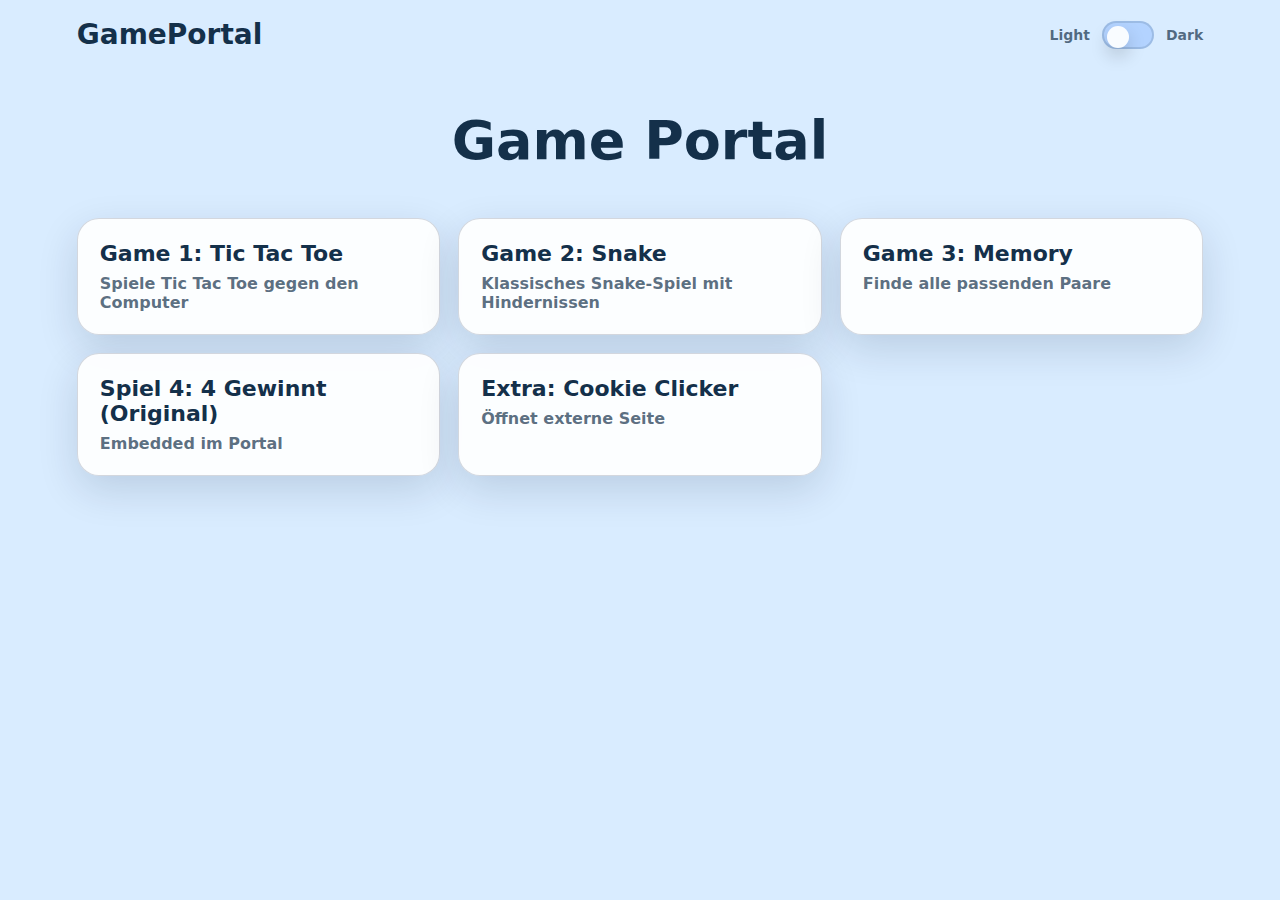
<file: index.html>
<!doctype html>
<html lang="de">
<head>
  <meta charset="utf-8" />
  <meta name="viewport" content="width=device-width, initial-scale=1, maximum-scale=1" />
  <title>GamePortal</title>
  <link rel="stylesheet" href="style.css" />
</head>

<body class="light">
  <!-- NAVBAR -->
  <nav class="navbar">
    <div class="logo" role="button" tabindex="0" id="logoHome">GamePortal</div>

    <div class="theme-switch" aria-label="Theme Switch">
      <span>Light</span>
      <div id="modeToggle" class="switch" role="button" tabindex="0" aria-label="Light/Dark umschalten">
        <div class="knob"></div>
      </div>
      <span>Dark</span>
    </div>
  </nav>

  <!-- HOME -->
  <section class="screen show" id="screen-home" aria-label="Homepage">
    <header class="hero">
      <h1>Game Portal</h1>
    </header>

    <main class="games">
      <a href="game1/index.html" class="game-card">
        <h2>Game 1: Tic Tac Toe</h2>
        <p>Spiele Tic Tac Toe gegen den Computer</p>
      </a>

      <a href="game2/index.html" class="game-card">
        <h2>Game 2: Snake</h2>
        <p>Klassisches Snake-Spiel mit Hindernissen</p>
      </a>

      <a href="game3/index.html" class="game-card">
        <h2>Game 3: Memory</h2>
        <p>Finde alle passenden Paare</p>
      </a>

      <div class="game-card" data-open="connect4">
        <h2>Spiel 4: 4 Gewinnt (Original)</h2>
        <p>Embedded im Portal</p>
      </div>

      <a class="game-card link-card" href="http://massi2912.github.io/Coockie/" target="_blank" rel="noreferrer">
        <h2>Extra: Cookie Clicker</h2>
        <p>Öffnet externe Seite</p>
      </a>
    </main>
  </section>

  <!-- TTT -->
  <section class="screen" id="screen-ttt" aria-label="Tic Tac Toe">
    <header class="topbar">
      <button class="btn ghost" data-home type="button">Home</button>
      <div class="topTitle">
        <h2>Tic Tac Toe</h2>
        <p>Babyblau Theme • mobil stabil</p>
      </div>
      <div class="topRight"></div>
    </header>

    <div class="appGrid">
      <aside class="panel">
        <div class="panelBox">
          <div class="row2">
            <div class="field">
              <label for="tttMode">Modus</label>
              <select id="tttMode">
                <option value="pvp">2 Spieler</option>
                <option value="bot">Gegen Bot</option>
              </select>
            </div>

            <div class="field">
              <label for="tttDiff">Schwierigkeit</label>
              <select id="tttDiff">
                <option value="easy">Leicht</option>
                <option value="medium" selected>Mittel</option>
                <option value="hard">Schwer</option>
              </select>
            </div>
          </div>

          <div class="actions">
            <button class="btn primary" id="tttNew">Neues Spiel</button>
            <button class="btn" id="tttResetScores">Punkte zurücksetzen</button>
          </div>
        </div>

        <div class="statusCard">
          <div class="statusLeft">
            <span class="dot" id="tttDot"></span>
            <span id="tttStatus">X ist dran</span>
          </div>
          <div class="meta" id="tttMeta">2 Spieler</div>
        </div>

        <div class="scoreCard">
          <div class="pills">
            <span class="pill">X: <strong id="tttScoreX">0</strong></span>
            <span class="pill">O: <strong id="tttScoreO">0</strong></span>
            <span class="pill">Remis: <strong id="tttScoreD">0</strong></span>
          </div>
          <div class="meta">Schwer spielt perfekt.</div>
        </div>
      </aside>

      <main class="boardArea">
        <div class="boardWrap">
          <div class="board" id="tttBoard" aria-label="TTT Spielbrett">
            <button class="cell" data-i="0" aria-label="Feld 1"></button>
            <button class="cell" data-i="1" aria-label="Feld 2"></button>
            <button class="cell" data-i="2" aria-label="Feld 3"></button>
            <button class="cell" data-i="3" aria-label="Feld 4"></button>
            <button class="cell" data-i="4" aria-label="Feld 5"></button>
            <button class="cell" data-i="5" aria-label="Feld 6"></button>
            <button class="cell" data-i="6" aria-label="Feld 7"></button>
            <button class="cell" data-i="7" aria-label="Feld 8"></button>
            <button class="cell" data-i="8" aria-label="Feld 9"></button>
          </div>
        </div>

        <div class="overlay" id="tttOverlay" aria-live="polite">
          <div class="modal">
            <p class="modalTitle" id="tttModalTitle">Gewinner</p>
            <p class="modalBig" id="tttModalBig">—</p>
            <p class="modalSub">Neues Spiel starten</p>
          </div>
        </div>
      </main>
    </div>
  </section>

  <!-- SNAKE -->
  <section class="screen" id="screen-snake" aria-label="Snake">
    <header class="topbar">
      <button class="btn ghost" data-home type="button">Home</button>
      <div class="topTitle">
        <h2>Snake</h2>
        <p>WASD/Pfeile (Desktop) • Swipe + Pfeile (Mobile)</p>
      </div>
      <div class="topRight"></div>
    </header>

    <div class="appGrid">
      <aside class="panel">
        <div class="panelBox">
          <div class="row2">
            <div class="field">
              <label for="snSpeed">Geschwindigkeit</label>
              <select id="snSpeed">
                <option value="slow">Langsam</option>
                <option value="normal" selected>Normal</option>
                <option value="fast">Schnell</option>
              </select>
            </div>
            <div class="field">
              <label for="snSize">Spielfeld</label>
              <select id="snSize">
                <option value="16">Einfach (16×16)</option>
                <option value="20" selected>Normal (20×20)</option>
                <option value="26">Groß (26×26)</option>
              </select>
            </div>
          </div>

          <div class="actions">
            <button class="btn wallToggle" id="snWallBtn" type="button">
              <span class="toggleLeft">
                <span class="toggleTitle">Wand-Modus</span>
                <span class="toggleHint" id="snWallHint">AUS (Wrap)</span>
              </span>
              <span class="miniSwitch" aria-hidden="true"><span class="miniKnob"></span></span>
            </button>

            <button class="btn primary" id="snNew">Neues Spiel</button>
            <button class="btn" id="snPause">Pause</button>
          </div>
        </div>

        <div class="statusCard">
          <div class="statusLeft">
            <span class="dot mint"></span>
            <span id="snStatus">Bereit</span>
          </div>
          <div class="scoreBig">
            <span class="scoreLabel">Punkte</span>
            <span class="scoreNumber" id="snScore">0</span>
          </div>
        </div>

        <div class="helpCard">
          <div><strong>Desktop:</strong> WASD / Pfeile • <strong>Pause:</strong> Leertaste</div>
          <div><strong>Handy:</strong> Swipe oder Pfeile unten</div>
        </div>
      </aside>

      <main class="boardArea">
        <div class="boardWrap">
          <div class="canvasShell">
            <canvas id="snCanvas" aria-label="Snake Spielfeld" tabindex="0"></canvas>
          </div>
        </div>

        <div class="overlay" id="snOverlay" aria-live="polite">
          <div class="modal">
            <p class="modalTitle">Game Over</p>
            <p class="modalBig" id="snModalBig">Punkte: 0</p>
            <p class="modalSub">Drücke „Neues Spiel“</p>
          </div>
        </div>

        <!-- Mobile D-Pad -->
        <div class="dpad" id="snDpad" aria-label="Mobile Steuerung">
          <button class="dbtn up" data-dir="up" type="button">▲</button>
          <button class="dbtn left" data-dir="left" type="button">◀</button>
          <button class="dbtn mid" data-dir="pause" type="button">⏯</button>
          <button class="dbtn right" data-dir="right" type="button">▶</button>
          <button class="dbtn down" data-dir="down" type="button">▼</button>
        </div>
      </main>
    </div>
  </section>

  <!-- FLAPPY -->
  <section class="screen" id="screen-flappy" aria-label="Flappy Bird">
    <header class="topbar">
      <button class="btn ghost" data-home type="button">Home</button>
      <div class="topTitle">
        <h2>Flappy Bird</h2>
        <p>Tippen/Klicken zum Fliegen • Start-Button • Schwierigkeit</p>
      </div>
      <div class="topRight"></div>
    </header>

    <div class="appGrid">
      <aside class="panel">
        <div class="panelBox">
          <div class="row2">
            <div class="field">
              <label for="fbDiff">Schwierigkeit</label>
              <select id="fbDiff">
                <option value="easy">Leicht (langsamer)</option>
                <option value="normal" selected>Normal</option>
                <option value="hard">Schwer (schneller)</option>
              </select>
            </div>
            <div class="field">
              <label for="fbMode">Modus</label>
              <select id="fbMode">
                <option value="classic" selected>Klassisch</option>
                <option value="tight">Enger</option>
              </select>
            </div>
          </div>

          <div class="actions">
            <button class="btn primary" id="fbStart">Start</button>
            <button class="btn" id="fbReset">Reset</button>
          </div>
        </div>

        <div class="statusCard">
          <div class="statusLeft">
            <span class="dot pink"></span>
            <span id="fbStatus">Bereit</span>
          </div>
          <div class="scoreBig">
            <span class="scoreLabel">Score</span>
            <span class="scoreNumber" id="fbScore">0</span>
          </div>
        </div>

        <div class="helpCard">
          <div><strong>Steuerung:</strong> Tippen/Klicken oder Leertaste</div>
          <div><strong>Tipp:</strong> Ruhig bleiben – kleine Flaps!</div>
        </div>
      </aside>

      <main class="boardArea">
        <div class="boardWrap">
          <div class="canvasShell">
            <canvas id="fbCanvas" aria-label="Flappy Spiel" tabindex="0"></canvas>
          </div>
        </div>

        <div class="overlay" id="fbOverlay" aria-live="polite">
          <div class="modal">
            <p class="modalTitle">Game Over</p>
            <p class="modalBig" id="fbModalBig">Score: 0</p>
            <p class="modalSub">Drücke „Start“</p>
          </div>
        </div>
      </main>
    </div>
  </section>

  <!-- CONNECT 4 -->
  <section class="screen" id="screen-connect4" aria-label="4 Gewinnt">
    <header class="topbar">
      <button class="btn ghost" data-home type="button">Home</button>
      <div class="topTitle">
        <h2>4 Gewinnt</h2>
        <p>Tippe auf eine Spalte • Chips fallen runter • gegen Bot</p>
      </div>
      <div class="topRight"></div>
    </header>

    <div class="appGrid">
      <aside class="panel">
        <div class="panelBox">
          <div class="row2">
            <div class="field">
              <label for="c4Mode">Modus</label>
              <select id="c4Mode">
                <option value="pvp">2 Spieler</option>
                <option value="bot" selected>Gegen Bot</option>
              </select>
            </div>
            <div class="field">
              <label for="c4Diff">Bot</label>
              <select id="c4Diff">
                <option value="easy" selected>Leicht</option>
                <option value="medium">Mittel</option>
                <option value="hard">Schwer</option>
              </select>
            </div>
          </div>

          <div class="actions">
            <button class="btn primary" id="c4New">Neues Spiel</button>
            <button class="btn" id="c4Undo">Undo</button>
          </div>
        </div>

        <div class="statusCard">
          <div class="statusLeft">
            <span class="dot" id="c4Dot"></span>
            <span id="c4Status">Rot ist dran</span>
          </div>
          <div class="meta" id="c4Meta">Gegen Bot</div>
        </div>

        <div class="helpCard">
          <div><strong>Goal:</strong> 4 in einer Reihe (horizontal/vertikal/diagonal)</div>
          <div><strong>Mobile:</strong> Tippen auf Spalte</div>
        </div>
      </aside>

      <main class="boardArea">
        <div class="boardWrap">
          <div class="canvasShell c4">
            <canvas id="c4Canvas" aria-label="4 Gewinnt Spielfeld"></canvas>
          </div>
        </div>

        <div class="overlay" id="c4Overlay" aria-live="polite">
          <div class="modal">
            <p class="modalTitle" id="c4ModalTitle">Ergebnis</p>
            <p class="modalBig" id="c4ModalBig">—</p>
            <p class="modalSub">Drücke „Neues Spiel“</p>
          </div>
        </div>
      </main>
    </div>
  </section>

<script>
/* =========================
   PORTAL NAV + THEME
========================= */
const body = document.body;
const toggle = document.getElementById("modeToggle");
const logoHome = document.getElementById("logoHome");

function setTheme(theme){
  body.classList.toggle("dark", theme === "dark");
  body.classList.toggle("light", theme !== "dark");
  toggle.classList.toggle("active", theme === "dark");
  localStorage.setItem("gp_theme", theme);
}
setTheme(localStorage.getItem("gp_theme") || "light");

toggle.addEventListener("click", ()=> setTheme(body.classList.contains("dark") ? "light" : "dark"));
toggle.addEventListener("keydown", (e)=> { if(e.key==="Enter"||e.key===" "){ e.preventDefault(); toggle.click(); }});

function showScreen(name){
  document.querySelectorAll(".screen").forEach(s => s.classList.remove("show"));
  document.getElementById("screen-" + name).classList.add("show");
  window.scrollTo({top:0, behavior:"instant"});
}
document.querySelectorAll("[data-home]").forEach(b => b.addEventListener("click", ()=> showScreen("home")));
logoHome.addEventListener("click", ()=> showScreen("home"));
logoHome.addEventListener("keydown", (e)=> { if(e.key==="Enter"||e.key===" "){ e.preventDefault(); showScreen("home"); }});

document.querySelectorAll("[data-open]").forEach(card => {
  card.addEventListener("click", ()=> {
    const target = card.getAttribute("data-open");
    showScreen(target);
    if(target==="snake") document.getElementById("snCanvas").focus();
    if(target==="flappy") document.getElementById("fbCanvas").focus();
  });
});

/* =========================
   TTT (dein bewährter Bot)
========================= */
(() => {
  const cells = Array.from(document.querySelectorAll("#tttBoard .cell"));
  const statusText = document.getElementById("tttStatus");
  const metaText = document.getElementById("tttMeta");
  const modeSelect = document.getElementById("tttMode");
  const diffSelect = document.getElementById("tttDiff");
  const newBtn = document.getElementById("tttNew");
  const resetScoresBtn = document.getElementById("tttResetScores");
  const dot = document.getElementById("tttDot");

  const overlay = document.getElementById("tttOverlay");
  const modalTitle = document.getElementById("tttModalTitle");
  const modalBig = document.getElementById("tttModalBig");

  const scoreXEl = document.getElementById("tttScoreX");
  const scoreOEl = document.getElementById("tttScoreO");
  const scoreDEl = document.getElementById("tttScoreD");

  const HUMAN = "X";
  const BOT = "O";
  const WIN_LINES = [
    [0,1,2],[3,4,5],[6,7,8],
    [0,3,6],[1,4,7],[2,5,8],
    [0,4,8],[2,4,6]
  ];

  let board = Array(9).fill(null);
  let current = "X";
  let gameOver = false;
  let scores = {X:0, O:0, D:0};

  function setDotFor(p){
    dot.classList.remove("x","o");
    if(p==="X") dot.classList.add("x");
    else if(p==="O") dot.classList.add("o");
  }

  function updateMeta(){
    const isBot = modeSelect.value === "bot";
    diffSelect.disabled = !isBot;
    const d = diffSelect.value;
    const diffLabel = d==="easy"?"Leicht":d==="medium"?"Mittel":"Schwer";
    metaText.textContent = isBot ? ("Gegen Bot · " + diffLabel) : "2 Spieler";
  }

  function checkWinner(b){
    for(const line of WIN_LINES){
      const [a,b1,c] = line;
      if(b[a] && b[a]===b[b1] && b[a]===b[c]) return {winner:b[a], line};
    }
    if(b.every(v=>v!==null)) return {winner:"D", line:null};
    return null;
  }

  function showOverlay(w){
    if(w==="D"){
      modalTitle.textContent = "Ergebnis";
      modalBig.textContent = "Remis";
    } else {
      modalTitle.textContent = "Gewinner";
      modalBig.textContent = w;
    }
    overlay.classList.add("show");
    clearTimeout(showOverlay._t);
    showOverlay._t = setTimeout(()=> overlay.classList.remove("show"), 1200);
  }

  function render(){
    cells.forEach((c,i)=>{
      const v = board[i];
      c.textContent = v || "";
      c.classList.toggle("x", v==="X");
      c.classList.toggle("o", v==="O");
      c.classList.remove("win");
      c.disabled = gameOver || v!==null;
    });
    scoreXEl.textContent = scores.X;
    scoreOEl.textContent = scores.O;
    scoreDEl.textContent = scores.D;
    updateMeta();
  }

  function highlight(line){
    if(!line) return;
    line.forEach(i=> cells[i].classList.add("win"));
  }

  function end(result){
    gameOver = true;
    if(result.winner==="D"){
      scores.D++;
      statusText.textContent = "Unentschieden";
      showOverlay("D");
    } else {
      scores[result.winner]++;
      statusText.textContent = result.winner + " gewinnt";
      highlight(result.line);
      showOverlay(result.winner);
    }
    render();
  }

  function switchTurn(){
    current = (current==="X") ? "O" : "X";
    statusText.textContent = current + " ist dran";
    setDotFor(current);
  }

  function randomMove(){
    const empty = board.map((v,i)=> v===null ? i : null).filter(v=>v!==null);
    return empty.length ? empty[Math.floor(Math.random()*empty.length)] : null;
  }
  function strategicMove(){
    if(board[4]===null) return 4;
    const corners=[0,2,6,8].filter(i=>board[i]===null);
    if(corners.length) return corners[Math.floor(Math.random()*corners.length)];
    const edges=[1,3,5,7].filter(i=>board[i]===null);
    if(edges.length) return edges[Math.floor(Math.random()*edges.length)];
    return null;
  }
  function findImmediate(player){
    for(let i=0;i<9;i++){
      if(board[i]!==null) continue;
      const test=board.slice();
      test[i]=player;
      const r=checkWinner(test);
      if(r && r.winner===player) return i;
    }
    return null;
  }
  function minimaxBest(state, player){
    const r = checkWinner(state);
    if(r){
      if(r.winner===BOT) return {score:10};
      if(r.winner===HUMAN) return {score:-10};
      return {score:0};
    }
    const moves=[];
    for(let i=0;i<9;i++){
      if(state[i]!==null) continue;
      const next=state.slice();
      next[i]=player;
      const nextPlayer=(player===BOT)?HUMAN:BOT;
      const out=minimaxBest(next,nextPlayer);
      moves.push({index:i, score: out.score + (player===BOT ? -0.01 : 0.01)});
    }
    let best=moves[0];
    if(player===BOT){
      for(const m of moves) if(m.score>best.score) best=m;
    } else {
      for(const m of moves) if(m.score<best.score) best=m;
    }
    return best;
  }

  function botMove(){
    if(gameOver) return;
    const d = diffSelect.value;
    let move=null;
    if(d==="easy") move=randomMove();
    else if(d==="medium"){
      move = (Math.random()<0.7) ? (findImmediate(BOT) ?? findImmediate(HUMAN) ?? strategicMove() ?? randomMove()) : randomMove();
    } else {
      move = minimaxBest(board, BOT).index;
    }
    if(move!=null) makeMove(move);
  }

  function makeMove(i){
    if(gameOver || board[i]!==null) return;
    board[i]=current;

    const r = checkWinner(board);
    render();
    if(r){ end(r); return; }

    switchTurn();
    if(modeSelect.value==="bot" && current===BOT && !gameOver){
      setTimeout(botMove, 160);
    }
  }

  function reset(keepScores=true){
    board=Array(9).fill(null);
    current="X";
    gameOver=false;
    overlay.classList.remove("show");
    if(!keepScores) scores={X:0,O:0,D:0};
    statusText.textContent="X ist dran";
    setDotFor("X");
    render();
  }

  cells.forEach(cell=>{
    cell.addEventListener("click", ()=>{
      const i = Number(cell.dataset.i);
      if(modeSelect.value==="bot" && current===BOT) return;
      makeMove(i);
    });
  });

  modeSelect.addEventListener("change", ()=> reset(true));
  diffSelect.addEventListener("change", ()=> { if(modeSelect.value==="bot") reset(true); });
  newBtn.addEventListener("click", ()=> reset(true));
  resetScoresBtn.addEventListener("click", ()=> reset(false));

  setDotFor("X");
  updateMeta();
  reset(true);
})();

/* =========================
   SNAKE (Mobile D-Pad)
========================= */
(() => {
  const canvas = document.getElementById("snCanvas");
  const ctx = canvas.getContext("2d");

  const speedSel = document.getElementById("snSpeed");
  const sizeSel = document.getElementById("snSize");
  const newBtn = document.getElementById("snNew");
  const pauseBtn = document.getElementById("snPause");

  const wallBtn = document.getElementById("snWallBtn");
  const wallHint = document.getElementById("snWallHint");

  const statusText = document.getElementById("snStatus");
  const scoreEl = document.getElementById("snScore");

  const overlay = document.getElementById("snOverlay");
  const modalBig = document.getElementById("snModalBig");

  const dpad = document.getElementById("snDpad");

  const css = getComputedStyle(document.documentElement);
  function v(name){ return css.getPropertyValue(name).trim(); }
  const COLOR_SNAKE = v("--mint");
  const COLOR_HEAD  = v("--blue");
  const COLOR_FOOD  = v("--pink");
  const COLOR_GRID  = "rgba(20,48,74,0.22)";
  const GRID_LINE = 1.4;

  let N = 20;
  let tickMs = 120;
  let running = false;
  let paused = false;
  let score = 0;

  let wallsOn = false;
  let snake = [];
  let dir = {x:1,y:0};
  let nextDir = {x:1,y:0};
  let food = {x:10,y:10};

  let rafId = null;
  let lastTick = 0;

  function setCanvasSize(){
    const rect = canvas.getBoundingClientRect();
    const dpr = Math.max(1, window.devicePixelRatio || 1);
    canvas.width = Math.floor(rect.width * dpr);
    canvas.height = Math.floor(rect.height * dpr);
    ctx.setTransform(dpr, 0, 0, dpr, 0, 0);
  }

  function speedToMs(v){
    if(v==="slow") return 170;
    if(v==="fast") return 90;
    return 120;
  }

  function updateWallUI(){
    wallBtn.classList.toggle("on", wallsOn);
    wallHint.textContent = wallsOn ? "AN (Wand)" : "AUS (Wrap)";
    statusText.textContent = wallsOn ? "Wand-Modus" : "Wrap-Modus";
  }

  function randEmptyCell(){
    while(true){
      const x = Math.floor(Math.random()*N);
      const y = Math.floor(Math.random()*N);
      if(!snake.some(s=>s.x===x && s.y===y)) return {x,y};
    }
  }

  function resetGame(){
    N = parseInt(sizeSel.value, 10);
    tickMs = speedToMs(speedSel.value);

    score = 0;
    scoreEl.textContent = score;

    running = true;
    paused = false;
    pauseBtn.textContent = "Pause";
    overlay.classList.remove("show");

    const mid = Math.floor(N/2);
    snake = [{x:mid-1,y:mid},{x:mid,y:mid},{x:mid+1,y:mid}];
    dir = {x:1,y:0};
    nextDir = {x:1,y:0};

    food = randEmptyCell();
    statusText.textContent = "Los geht's!";
    canvas.focus();

    lastTick = 0;
    cancelAnimationFrame(rafId);
    rafId = requestAnimationFrame(loop);
    draw();
  }

  function togglePause(){
    if(!running) return;
    paused = !paused;
    pauseBtn.textContent = paused ? "Weiter" : "Pause";
    statusText.textContent = paused ? "Pausiert" : "Weiter!";
  }

  function gameOver(reason){
    running = false;
    paused = false;
    statusText.textContent = "Game Over";
    modalBig.textContent = "Punkte: " + score + (reason ? " · " + reason : "");
    overlay.classList.add("show");
  }

  function setDirection(nx, ny){
    if(nx===-dir.x && ny===-dir.y) return;
    nextDir = {x:nx,y:ny};
  }

  function step(){
    dir = nextDir;

    const head = snake[snake.length-1];
    let newHead = {x: head.x + dir.x, y: head.y + dir.y};

    if(wallsOn){
      if(newHead.x < 0 || newHead.x >= N || newHead.y < 0 || newHead.y >= N){
        gameOver("Wand berührt!");
        return;
      }
    } else {
      if(newHead.x < 0) newHead.x = N-1;
      if(newHead.x >= N) newHead.x = 0;
      if(newHead.y < 0) newHead.y = N-1;
      if(newHead.y >= N) newHead.y = 0;
    }

    if(snake.some(s => s.x===newHead.x && s.y===newHead.y)){
      gameOver("In dich selbst!");
      return;
    }

    snake.push(newHead);

    if(newHead.x===food.x && newHead.y===food.y){
      score++;
      scoreEl.textContent = score;
      statusText.textContent = "Lecker!";
      food = randEmptyCell();
    } else {
      snake.shift();
    }
  }

  function draw(){
    const w = canvas.getBoundingClientRect().width;
    const h = canvas.getBoundingClientRect().height;
    const cell = Math.min(w,h) / N;
    const pad = cell * 0.10;

    ctx.clearRect(0,0,w,h);
    ctx.fillStyle = "rgba(210,235,255,0.55)";
    ctx.fillRect(0,0,w,h);

    ctx.lineWidth = GRID_LINE;
    ctx.strokeStyle = COLOR_GRID;
    for(let i=0;i<=N;i++){
      const x = i*cell, y=i*cell;
      ctx.beginPath(); ctx.moveTo(x,0); ctx.lineTo(x,N*cell); ctx.stroke();
      ctx.beginPath(); ctx.moveTo(0,y); ctx.lineTo(N*cell,y); ctx.stroke();
    }

    ctx.fillStyle = COLOR_FOOD;
    roundRect(food.x*cell+pad, food.y*cell+pad, cell-2*pad, cell-2*pad, Math.max(6,cell*0.22)); ctx.fill();

    for(let i=0;i<snake.length;i++){
      const s = snake[i];
      const isHead = i===snake.length-1;
      ctx.fillStyle = isHead ? COLOR_HEAD : COLOR_SNAKE;
      roundRect(s.x*cell+pad, s.y*cell+pad, cell-2*pad, cell-2*pad, Math.max(6,cell*0.22)); ctx.fill();
    }

    if(wallsOn){
      ctx.strokeStyle = "rgba(20,48,74,0.32)";
      ctx.lineWidth = 6;
      ctx.strokeRect(3,3,N*cell-6,N*cell-6);
    }
  }

  function roundRect(x,y,w,h,r){
    const rr = Math.min(r, w/2, h/2);
    ctx.beginPath();
    ctx.moveTo(x+rr,y);
    ctx.arcTo(x+w,y,x+w,y+h,rr);
    ctx.arcTo(x+w,y+h,x,y+h,rr);
    ctx.arcTo(x,y+h,x,y,rr);
    ctx.arcTo(x,y,x+w,y,rr);
    ctx.closePath();
  }

  function loop(ts){
    if(!running) return;
    if(!paused){
      if(!lastTick) lastTick = ts;
      const dt = ts - lastTick;
      if(dt >= tickMs){
        lastTick = ts;
        step();
      }
    }
    draw();
    rafId = requestAnimationFrame(loop);
  }

  window.addEventListener("keydown", (e)=>{
    const k=e.key.toLowerCase();
    if(k==="arrowup"||k==="w"){ e.preventDefault(); setDirection(0,-1); }
    else if(k==="arrowdown"||k==="s"){ e.preventDefault(); setDirection(0,1); }
    else if(k==="arrowleft"||k==="a"){ e.preventDefault(); setDirection(-1,0); }
    else if(k==="arrowright"||k==="d"){ e.preventDefault(); setDirection(1,0); }
    else if(k===" "){ e.preventDefault(); togglePause(); }
  }, {passive:false});

  let touchStart=null;
  canvas.addEventListener("touchstart",(e)=>{
    if(!e.touches||!e.touches[0]) return;
    touchStart={x:e.touches[0].clientX,y:e.touches[0].clientY};
  }, {passive:true});

  canvas.addEventListener("touchend",(e)=>{
    if(!touchStart) return;
    const t=(e.changedTouches&&e.changedTouches[0])?e.changedTouches[0]:null;
    if(!t) return;
    const dx=t.clientX-touchStart.x;
    const dy=t.clientY-touchStart.y;
    const ax=Math.abs(dx), ay=Math.abs(dy);
    const thr=18;
    if(ax<thr && ay<thr) return;
    if(ax>ay) setDirection(dx>0?1:-1,0);
    else setDirection(0,dy>0?1:-1);
    touchStart=null;
  }, {passive:true});

  canvas.addEventListener("touchmove",(e)=>e.preventDefault(), {passive:false});

  newBtn.addEventListener("click", resetGame);
  pauseBtn.addEventListener("click", togglePause);
  wallBtn.addEventListener("click", ()=>{ wallsOn=!wallsOn; updateWallUI(); draw(); });

  dpad.querySelectorAll("button").forEach(b=>{
    b.addEventListener("click", ()=>{
      const d=b.dataset.dir;
      if(d==="up") setDirection(0,-1);
      if(d==="down") setDirection(0,1);
      if(d==="left") setDirection(-1,0);
      if(d==="right") setDirection(1,0);
      if(d==="pause") togglePause();
      canvas.focus();
    });
  });

  const ro = new ResizeObserver(()=>{ setCanvasSize(); draw(); });
  ro.observe(canvas.parentElement);

  setCanvasSize();
  updateWallUI();
  draw();
})();

/* =========================
   FLAPPY
========================= */
(() => {
  const canvas = document.getElementById("fbCanvas");
  const ctx = canvas.getContext("2d");

  const diffSel = document.getElementById("fbDiff");
  const modeSel = document.getElementById("fbMode");
  const startBtn = document.getElementById("fbStart");
  const resetBtn = document.getElementById("fbReset");

  const statusEl = document.getElementById("fbStatus");
  const scoreEl = document.getElementById("fbScore");

  const overlay = document.getElementById("fbOverlay");
  const modalBig = document.getElementById("fbModalBig");

  const css = getComputedStyle(document.documentElement);
  const PINK = css.getPropertyValue("--pink").trim();

  let running=false;
  let score=0;

  let bird, pipes, t=0, last=0;
  let gravity=0.42, flap=-7.6;

  function setCanvasSize(){
    const rect = canvas.getBoundingClientRect();
    const dpr = Math.max(1, window.devicePixelRatio || 1);
    canvas.width = Math.floor(rect.width * dpr);
    canvas.height = Math.floor(rect.height * dpr);
    ctx.setTransform(dpr, 0, 0, dpr, 0, 0);
  }

  function config(){
    const diff = diffSel.value;
    const mode = modeSel.value;

    let speed = 2.6, gap = 160, spawn = 1500;
    if(diff==="easy"){ speed=2.1; gap=175; spawn=1600; }
    if(diff==="normal"){ speed=2.7; gap=160; spawn=1500; }
    if(diff==="hard"){ speed=3.4; gap=145; spawn=1400; }

    if(mode==="tight") gap -= 18;

    return {speed, gap, spawn};
  }

  function reset(){
    const w = canvas.getBoundingClientRect().width;
    const h = canvas.getBoundingClientRect().height;

    bird = {x: w*0.28, y: h*0.5, vy: 0, r: 14};
    pipes = [];
    t = 0; last = 0;
    score = 0;
    scoreEl.textContent = "0";
    statusEl.textContent = "Bereit";
    overlay.classList.remove("show");
    running = false;
    draw();
  }

  function start(){
    reset();
    running = true;
    statusEl.textContent = "Flieg!";
    requestAnimationFrame(loop);
  }

  function addPipe(){
    const w = canvas.getBoundingClientRect().width;
    const h = canvas.getBoundingClientRect().height;
    const {gap} = config();

    const topMin = 60;
    const topMax = h - 60 - gap;
    const top = Math.random()*(topMax-topMin)+topMin;

    pipes.push({ x: w + 40, w: 64, top, gap, passed:false });
  }

  function flapNow(){ if(running) bird.vy = flap; }

  function hit(){
    running = false;
    statusEl.textContent = "Game Over";
    modalBig.textContent = "Score: " + score;
    overlay.classList.add("show");
  }

  function loop(ts){
    if(!running) return;
    if(!last) last = ts;
    const dt = Math.min(32, ts-last);
    last = ts;

    const w = canvas.getBoundingClientRect().width;
    const h = canvas.getBoundingClientRect().height;
    const {speed, spawn} = config();

    t += dt;
    if(t > spawn){ t = 0; addPipe(); }

    bird.vy += gravity;
    bird.y += bird.vy;

    if(bird.y - bird.r < 0 || bird.y + bird.r > h) { hit(); draw(); return; }

    for(const p of pipes){
      p.x -= speed;

      const bx = bird.x, by = bird.y, br = bird.r;
      const inX = bx+br > p.x && bx-br < p.x+p.w;
      if(inX){
        const topHit = (by-br < p.top);
        const bottomHit = (by+br > p.top + p.gap);
        if(topHit || bottomHit){ hit(); draw(); return; }
      }

      if(!p.passed && p.x + p.w < bird.x){
        p.passed = true;
        score++;
        scoreEl.textContent = String(score);
      }
    }
    pipes = pipes.filter(p => p.x + p.w > -80);

    draw();
    requestAnimationFrame(loop);
  }

  function draw(){
    const w = canvas.getBoundingClientRect().width;
    const h = canvas.getBoundingClientRect().height;

    ctx.clearRect(0,0,w,h);
    ctx.fillStyle = "rgba(210,235,255,0.55)";
    ctx.fillRect(0,0,w,h);

    for(const p of pipes){
      ctx.fillStyle = "rgba(20,48,74,0.80)";
      ctx.fillRect(p.x, 0, p.w, p.top);
      ctx.fillRect(p.x, p.top + p.gap, p.w, h - (p.top+p.gap));
      ctx.fillStyle = "rgba(255,255,255,0.18)";
      ctx.fillRect(p.x+8, 0, 10, p.top);
      ctx.fillRect(p.x+8, p.top+p.gap, 10, h-(p.top+p.gap));
    }

    ctx.fillStyle = PINK;
    ctx.beginPath();
    ctx.arc(bird?.x||w*0.28, bird?.y||h*0.5, bird?.r||14, 0, Math.PI*2);
    ctx.fill();

    ctx.fillStyle = "rgba(255,255,255,0.75)";
    ctx.beginPath();
    ctx.arc((bird?.x||w*0.28)-5, (bird?.y||h*0.5)-6, 5.5, 0, Math.PI*2);
    ctx.fill();

    if(!running){
      ctx.fillStyle = "rgba(20,48,74,0.75)";
      ctx.font = "700 16px system-ui, -apple-system, Segoe UI, Roboto, Arial";
      ctx.fillText("Drücke Start – Tippen/Klicken/Space = Flap", 18, 26);
    }
  }

  function onAction(e){ e.preventDefault(); flapNow(); }
  canvas.addEventListener("pointerdown", onAction, {passive:false});
  canvas.addEventListener("touchmove", (e)=> e.preventDefault(), {passive:false});
  window.addEventListener("keydown", (e)=>{
    if(e.key===" "){
      e.preventDefault();
      flapNow();
    }
  }, {passive:false});

  startBtn.addEventListener("click", start);
  resetBtn.addEventListener("click", reset);

  const ro = new ResizeObserver(()=>{ setCanvasSize(); draw(); });
  ro.observe(canvas.parentElement);

  setCanvasSize();
  reset();
})();

/* =========================
   CONNECT 4 (Falling + Bot)
========================= */
(() => {
  const canvas = document.getElementById("c4Canvas");
  const ctx = canvas.getContext("2d");

  const modeSel = document.getElementById("c4Mode");
  const diffSel = document.getElementById("c4Diff");
  const newBtn = document.getElementById("c4New");
  const undoBtn = document.getElementById("c4Undo");

  const dot = document.getElementById("c4Dot");
  const statusEl = document.getElementById("c4Status");
  const metaEl = document.getElementById("c4Meta");

  const overlay = document.getElementById("c4Overlay");
  const modalTitle = document.getElementById("c4ModalTitle");
  const modalBig = document.getElementById("c4ModalBig");

  const css = getComputedStyle(document.documentElement);
  const BLUE = css.getPropertyValue("--blue").trim();
  const PINK = css.getPropertyValue("--pink").trim();
  const BOARD = "rgba(20,48,74,0.80)";
  const HOLE = "rgba(255,255,255,0.20)";

  const COLS=7, ROWS=6;
  let grid = Array.from({length:ROWS}, ()=> Array(COLS).fill(0)); // 0 empty, 1 red, 2 yellow
  let current = 1; // 1 red, 2 yellow
  let over = false;
  let falling = null; // {col,row,y,targetY,player}
  let history = [];

  function setCanvasSize(){
    const rect = canvas.getBoundingClientRect();
    const dpr = Math.max(1, window.devicePixelRatio || 1);
    canvas.width = Math.floor(rect.width * dpr);
    canvas.height = Math.floor(rect.height * dpr);
    ctx.setTransform(dpr, 0, 0, dpr, 0, 0);
  }

  function updateMeta(){
    const isBot = modeSel.value==="bot";
    diffSel.disabled = !isBot;
    metaEl.textContent = isBot ? ("Gegen Bot · " + (diffSel.value==="easy"?"Leicht":diffSel.value==="medium"?"Mittel":"Schwer")) : "2 Spieler";
  }

  function setDot(){
    dot.classList.remove("x","o");
    // reuse: x=blue o=pink, aber hier: rot= pink, gelb= blue (sieht sauber aus)
    if(current===1){ dot.classList.add("o"); statusEl.textContent = "Rot ist dran"; }
    else { dot.classList.add("x"); statusEl.textContent = "Gelb ist dran"; }
  }

  function reset(){
    grid = Array.from({length:ROWS}, ()=> Array(COLS).fill(0));
    current = 1;
    over = false;
    falling = null;
    history = [];
    overlay.classList.remove("show");
    updateMeta();
    setDot();
    draw();
  }

  function findRow(col){
    for(let r=ROWS-1; r>=0; r--){
      if(grid[r][col]===0) return r;
    }
    return -1;
  }

  function place(col, player){
    if(over || falling) return;
    const row = findRow(col);
    if(row<0) return;

    history.push(JSON.stringify(grid));
    falling = { col, row, y: -1, player, targetY: row };
  }

  function undo(){
    if(falling) return;
    if(history.length===0) return;
    const prev = history.pop();
    grid = JSON.parse(prev);
    over = false;
    overlay.classList.remove("show");
    current = (current===1?2:1); // zurückdrehen (ein Zug)
    updateMeta();
    setDot();
    draw();
  }

  function winnerOf(player){
    // check 4
    const g = grid;
    const inBounds=(r,c)=> r>=0&&r<ROWS&&c>=0&&c<COLS;
    const dirs = [[0,1],[1,0],[1,1],[1,-1]];
    for(let r=0;r<ROWS;r++){
      for(let c=0;c<COLS;c++){
        if(g[r][c]!==player) continue;
        for(const [dr,dc] of dirs){
          let ok=true;
          for(let k=1;k<4;k++){
            const rr=r+dr*k, cc=c+dc*k;
            if(!inBounds(rr,cc) || g[rr][cc]!==player){ ok=false; break; }
          }
          if(ok) return true;
        }
      }
    }
    return false;
  }

  function isDraw(){
    return grid[0].every(v=>v!==0);
  }

  function endGame(text){
    over = true;
    modalTitle.textContent = "Ergebnis";
    modalBig.textContent = text;
    overlay.classList.add("show");
  }

  function scorePosition(player){
    // simple heuristic: center preference + lines
    let score=0;
    const center = Math.floor(COLS/2);
    for(let r=0;r<ROWS;r++){
      if(grid[r][center]===player) score+=3;
    }
    // count 2/3 in windows
    const windows=[];
    // horizontal
    for(let r=0;r<ROWS;r++) for(let c=0;c<COLS-3;c++) windows.push([[r,c],[r,c+1],[r,c+2],[r,c+3]]);
    // vertical
    for(let r=0;r<ROWS-3;r++) for(let c=0;c<COLS;c++) windows.push([[r,c],[r+1,c],[r+2,c],[r+3,c]]);
    // diag down-right
    for(let r=0;r<ROWS-3;r++) for(let c=0;c<COLS-3;c++) windows.push([[r,c],[r+1,c+1],[r+2,c+2],[r+3,c+3]]);
    // diag down-left
    for(let r=0;r<ROWS-3;r++) for(let c=3;c<COLS;c++) windows.push([[r,c],[r+1,c-1],[r+2,c-2],[r+3,c-3]]);

    for(const w of windows){
      let p=0,e=0,o=0;
      for(const [rr,cc] of w){
        const v=grid[rr][cc];
        if(v===player) p++;
        else if(v===0) e++;
        else o++;
      }
      if(p===4) score+=100000;
      else if(p===3 && e===1) score+=60;
      else if(p===2 && e===2) score+=12;

      if(o===3 && e===1) score-=48; // block opponent threats
    }
    return score;
  }

  function validCols(){
    const cols=[];
    for(let c=0;c<COLS;c++) if(findRow(c)>=0) cols.push(c);
    return cols;
  }

  function simulateDrop(col, player){
    const r = findRow(col);
    if(r<0) return null;
    grid[r][col]=player;
    return r;
  }
  function revertDrop(col, row){
    grid[row][col]=0;
  }

  function botChoose(){
    const diff = diffSel.value;
    const bot = 2, human = 1;

    // easy: random valid
    const cols = validCols();
    if(cols.length===0) return null;
    if(diff==="easy"){
      return cols[Math.floor(Math.random()*cols.length)];
    }

    // medium/hard:
    // 1) immediate win
    for(const c of cols){
      const r=simulateDrop(c, bot);
      const win = winnerOf(bot);
      revertDrop(c,r);
      if(win) return c;
    }
    // 2) block immediate human win
    for(const c of cols){
      const r=simulateDrop(c, human);
      const win = winnerOf(human);
      revertDrop(c,r);
      if(win) return c;
    }

    // medium: pick best heuristic
    if(diff==="medium"){
      let bestC=cols[0], bestS=-1e9;
      for(const c of cols){
        const r=simulateDrop(c, bot);
        const s=scorePosition(bot);
        revertDrop(c,r);
        if(s>bestS){ bestS=s; bestC=c; }
      }
      return bestC;
    }

    // hard: 2-ply minimax (bot -> human response)
    let bestC=cols[0], bestVal=-1e9;
    for(const c of cols){
      const r=simulateDrop(c, bot);
      if(winnerOf(bot)){ revertDrop(c,r); return c; }

      const oppCols = validCols();
      let worst=1e9;
      for(const oc of oppCols){
        const or=simulateDrop(oc, human);
        const val = winnerOf(human) ? -100000 : scorePosition(bot);
        revertDrop(oc,or);
        if(val<worst) worst=val;
      }
      revertDrop(c,r);

      if(worst>bestVal){ bestVal=worst; bestC=c; }
    }
    return bestC;
  }

  function tick(){
    if(falling){
      const rect = canvas.getBoundingClientRect();
      const w=rect.width, h=rect.height;

      const cell = Math.min(w/(COLS+0.6), h/(ROWS+0.6));
      const ox = (w - COLS*cell)/2;
      const oy = (h - ROWS*cell)/2;

      const targetY = oy + falling.targetY*cell + cell/2;
      if(falling.y < 0) falling.y = oy - cell;
      falling.y += Math.max(10, cell*0.22); // falling speed

      if(falling.y >= targetY){
        // land
        grid[falling.row][falling.col] = falling.player;
        falling = null;

        // check win
        if(winnerOf(current)){
          endGame(current===1 ? "Rot gewinnt!" : "Gelb gewinnt!");
        } else if(isDraw()){
          endGame("Remis");
        } else {
          current = (current===1?2:1);
          setDot();
          updateMeta();

          // bot move
          const isBot = modeSel.value==="bot";
          if(isBot && current===2 && !over){
            setTimeout(()=> {
              const c = botChoose();
              if(c!=null) place(c,2);
            }, 220);
          }
        }
      }
    }
    draw();
    requestAnimationFrame(tick);
  }

  function draw(){
    const rect = canvas.getBoundingClientRect();
    const w=rect.width, h=rect.height;
    ctx.clearRect(0,0,w,h);

    // bg
    ctx.fillStyle = "rgba(210,235,255,0.55)";
    ctx.fillRect(0,0,w,h);

    const cell = Math.min(w/(COLS+0.6), h/(ROWS+0.6));
    const ox = (w - COLS*cell)/2;
    const oy = (h - ROWS*cell)/2;

    // board plate
    ctx.fillStyle = BOARD;
    roundRect(ctx, ox-10, oy-10, COLS*cell+20, ROWS*cell+20, 22);
    ctx.fill();

    // holes + chips
    for(let r=0;r<ROWS;r++){
      for(let c=0;c<COLS;c++){
        const cx = ox + c*cell + cell/2;
        const cy = oy + r*cell + cell/2;

        // hole
        ctx.fillStyle = HOLE;
        ctx.beginPath();
        ctx.arc(cx,cy, cell*0.38, 0, Math.PI*2);
        ctx.fill();

        // chip
        const v = grid[r][c];
        if(v!==0){
          ctx.fillStyle = (v===1) ? PINK : BLUE;
          ctx.beginPath();
          ctx.arc(cx,cy, cell*0.33, 0, Math.PI*2);
          ctx.fill();

          ctx.fillStyle = "rgba(255,255,255,0.35)";
          ctx.beginPath();
          ctx.arc(cx-cell*0.10, cy-cell*0.12, cell*0.12, 0, Math.PI*2);
          ctx.fill();
        }
      }
    }

    // falling chip
    if(falling){
      const cx = ox + falling.col*cell + cell/2;
      const cy = falling.y;

      ctx.fillStyle = (falling.player===1) ? PINK : BLUE;
      ctx.beginPath();
      ctx.arc(cx, cy, cell*0.33, 0, Math.PI*2);
      ctx.fill();

      ctx.fillStyle = "rgba(255,255,255,0.35)";
      ctx.beginPath();
      ctx.arc(cx-cell*0.10, cy-cell*0.12, cell*0.12, 0, Math.PI*2);
      ctx.fill();
    }

    // column hover indicator (optional)
  }

  function roundRect(ctx,x,y,w,h,r){
    const rr = Math.min(r, w/2, h/2);
    ctx.beginPath();
    ctx.moveTo(x+rr, y);
    ctx.arcTo(x+w, y, x+w, y+h, rr);
    ctx.arcTo(x+w, y+h, x, y+h, rr);
    ctx.arcTo(x, y+h, x, y, rr);
    ctx.arcTo(x, y, x+w, y, rr);
    ctx.closePath();
  }

  function colFromPointer(e){
    const rect=canvas.getBoundingClientRect();
    const px = e.clientX - rect.left;
    const w=rect.width, h=rect.height;
    const cell = Math.min(w/(COLS+0.6), h/(ROWS+0.6));
    const ox = (w - COLS*cell)/2;
    const c = Math.floor((px - ox) / cell);
    if(c<0 || c>=COLS) return null;
    return c;
  }

  canvas.addEventListener("pointerdown", (e)=>{
    e.preventDefault();
    if(over || falling) return;

    const isBot = modeSel.value==="bot";
    // if bot and it's bot's turn, ignore
    if(isBot && current===2) return;

    const col = colFromPointer(e);
    if(col==null) return;
    place(col, current);
  }, {passive:false});
  canvas.addEventListener("touchmove",(e)=>e.preventDefault(),{passive:false});

  newBtn.addEventListener("click", reset);
  undoBtn.addEventListener("click", undo);
  modeSel.addEventListener("change", ()=> { updateMeta(); reset(); });
  diffSel.addEventListener("change", updateMeta);

  const ro = new ResizeObserver(()=>{ setCanvasSize(); draw(); });
  ro.observe(canvas.parentElement);

  function init(){
    setCanvasSize();
    updateMeta();
    setDot();
    reset();
    requestAnimationFrame(tick);
  }
  init();
})();
</script>
</body>
</html>
</file>
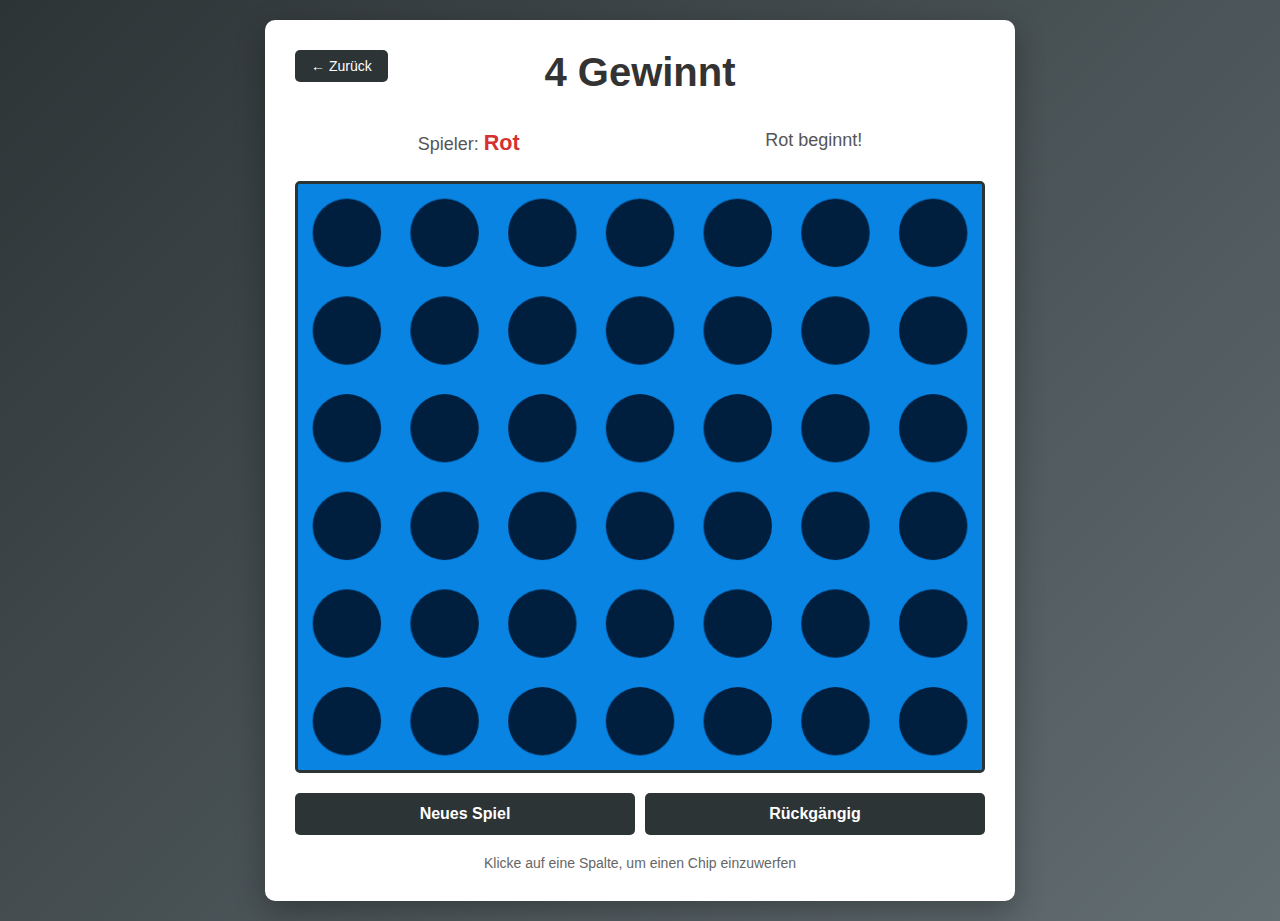
<file: 4Gewinnt/index.html>
<!DOCTYPE html>
<html lang="de">
<head>
  <meta charset="UTF-8">
  <meta name="viewport" content="width=device-width, initial-scale=1.0">
  <title>4 Gewinnt</title>
  <link rel="stylesheet" href="style.css">
</head>
<body>
  <div class="container">
    <header>
      <h1>4 Gewinnt</h1>
      <a href="../home/index.html" class="back-btn">← Zurück</a>
    </header>

    <main>
      <div class="game-info">
        <div>
          <p>Spieler: <span id="current-player">Rot</span></p>
          <p id="status-message">Rot beginnt!</p>
        </div>
      </div>

      <canvas id="game-canvas" width="700" height="600"></canvas>

      <div class="controls">
        <button id="new-game-btn" class="btn">Neues Spiel</button>
        <button id="undo-btn" class="btn">Rückgängig</button>
      </div>

      <p class="instructions">Klicke auf eine Spalte, um einen Chip einzuwerfen</p>
    </main>
  </div>

  <script src="script.js"></script>
</body>
</html>
</file>
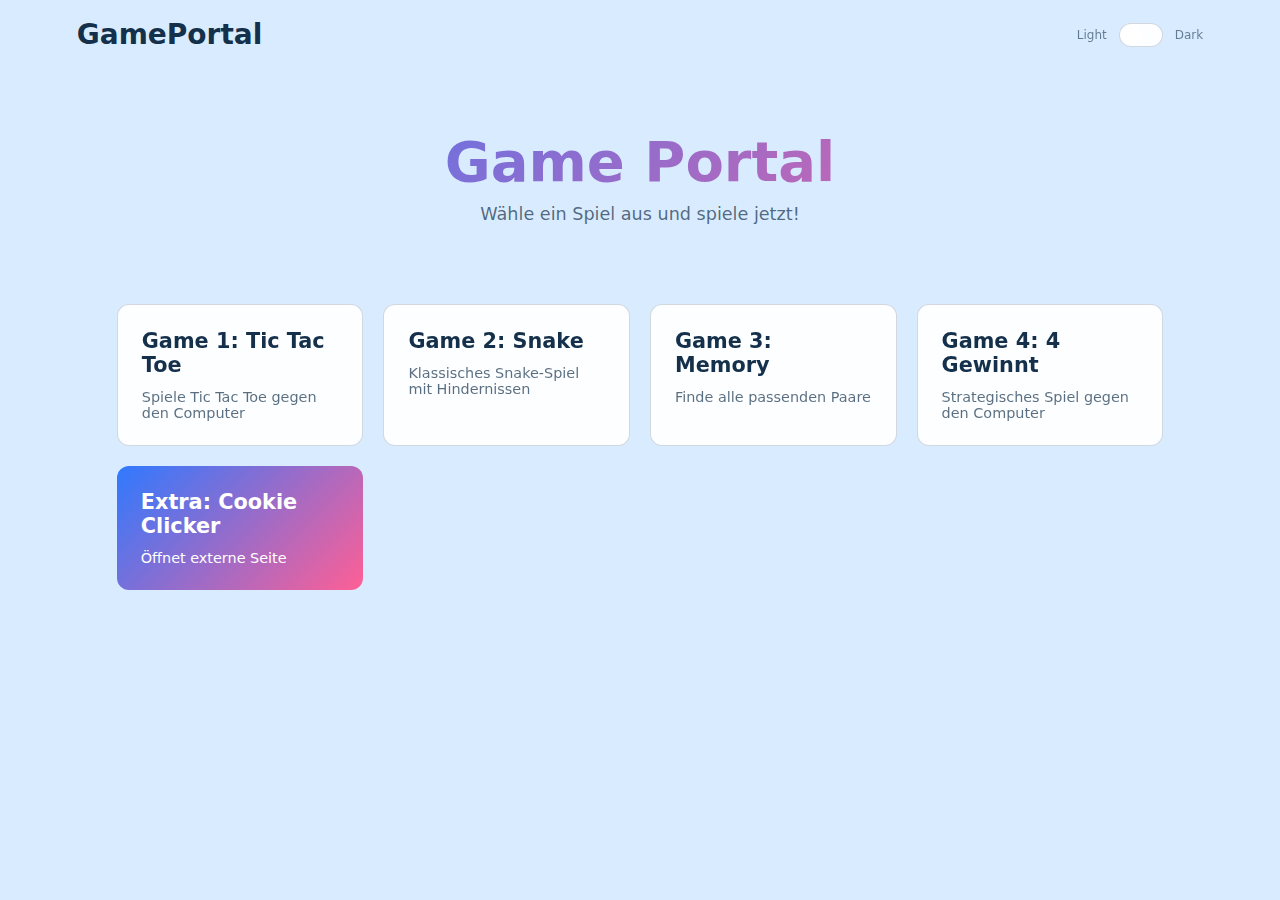
<file: home/index.html>
<!DOCTYPE html>
<html lang="de">
<head>
  <meta charset="UTF-8">
  <meta name="viewport" content="width=device-width, initial-scale=1.0">
  <title>GamePortal - Home</title>
  <link rel="stylesheet" href="style.css">
</head>
<body class="light">
  <!-- NAVBAR -->
  <nav class="navbar">
    <div class="logo">GamePortal</div>
    <div class="theme-switch" aria-label="Theme Switch">
      <span>Light</span>
      <div id="modeToggle" class="switch" role="button" tabindex="0" aria-label="Light/Dark umschalten">
        <div class="knob"></div>
      </div>
      <span>Dark</span>
    </div>
  </nav>

  <!-- HOME -->
  <section class="screen show" id="screen-home" aria-label="Homepage">
    <header class="hero">
      <h1>Game Portal</h1>
      <p>Wähle ein Spiel aus und spiele jetzt!</p>
    </header>

    <main class="games">
      <a href="../game1/index.html" class="game-card">
        <h2>Game 1: Tic Tac Toe</h2>
        <p>Spiele Tic Tac Toe gegen den Computer</p>
      </a>

      <a href="../game2/index.html" class="game-card">
        <h2>Game 2: Snake</h2>
        <p>Klassisches Snake-Spiel mit Hindernissen</p>
      </a>

      <a href="../game3/index.html" class="game-card">
        <h2>Game 3: Memory</h2>
        <p>Finde alle passenden Paare</p>
      </a>

      <a href="../game4/index.html" class="game-card">
        <h2>Game 4: 4 Gewinnt</h2>
        <p>Strategisches Spiel gegen den Computer</p>
      </a>

      <a class="game-card link-card" href="http://massi2912.github.io/Coockie/" target="_blank" rel="noreferrer">
        <h2>Extra: Cookie Clicker</h2>
        <p>Öffnet externe Seite</p>
      </a>
    </main>
  </section>

  <script src="script.js"></script>
</body>
</html>
</file>
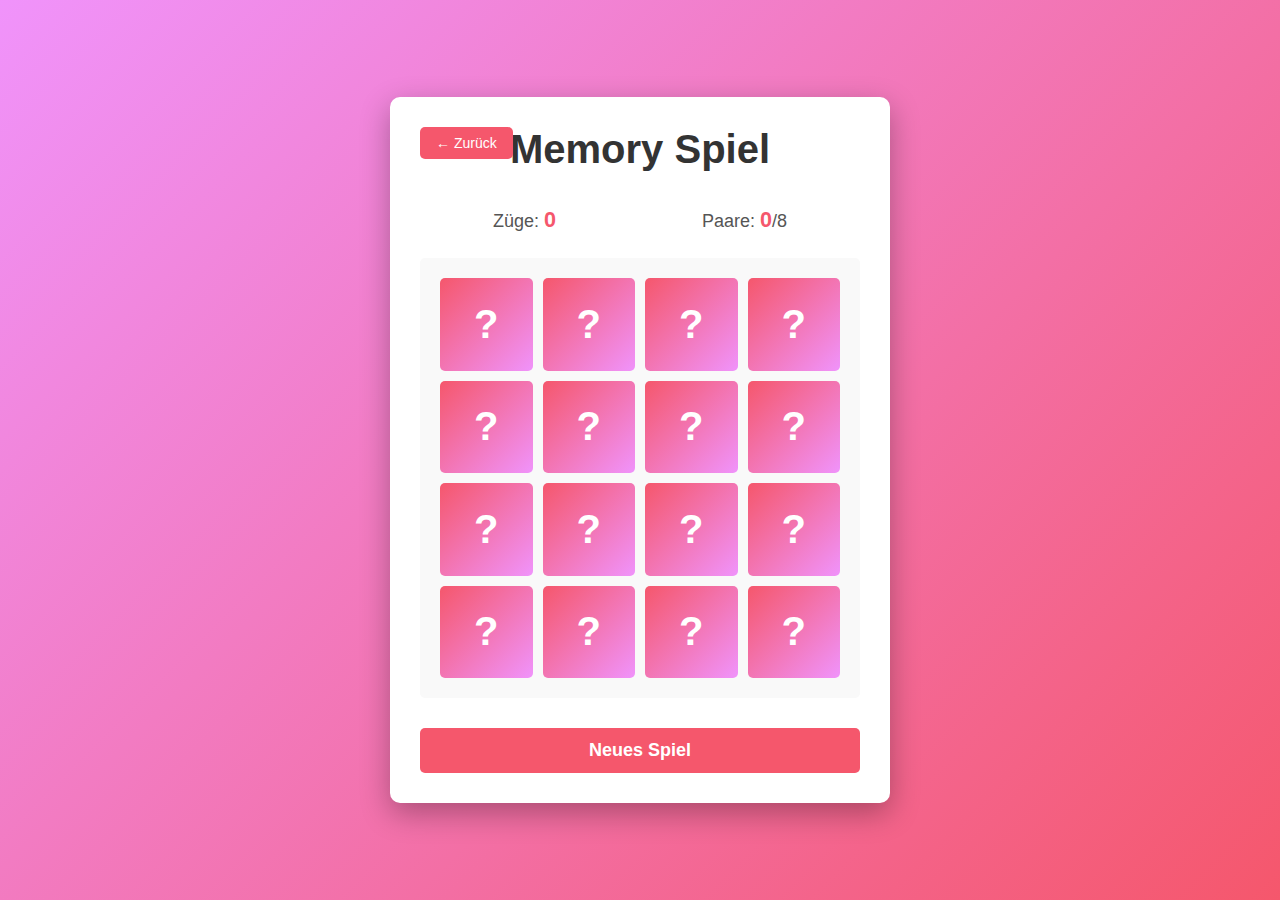
<file: Memory/index.html>
<!DOCTYPE html>
<html lang="de">
<head>
  <meta charset="UTF-8">
  <meta name="viewport" content="width=device-width, initial-scale=1.0">
  <title>Memory Spiel</title>
  <link rel="stylesheet" href="style.css">
</head>
<body>
  <div class="container">
    <header>
      <h1>Memory Spiel</h1>
      <a href="../home/index.html" class="back-btn">← Zurück</a>
    </header>

    <main>
      <div class="game-info">
        <div>
          <p>Züge: <span id="moves">0</span></p>
          <p>Paare: <span id="pairs">0</span>/8</p>
        </div>
      </div>

      <div class="game-board" id="game-board"></div>

      <button id="reset-btn" class="reset-btn">Neues Spiel</button>
    </main>
  </div>

  <script src="script.js"></script>
</body>
</html>
</file>
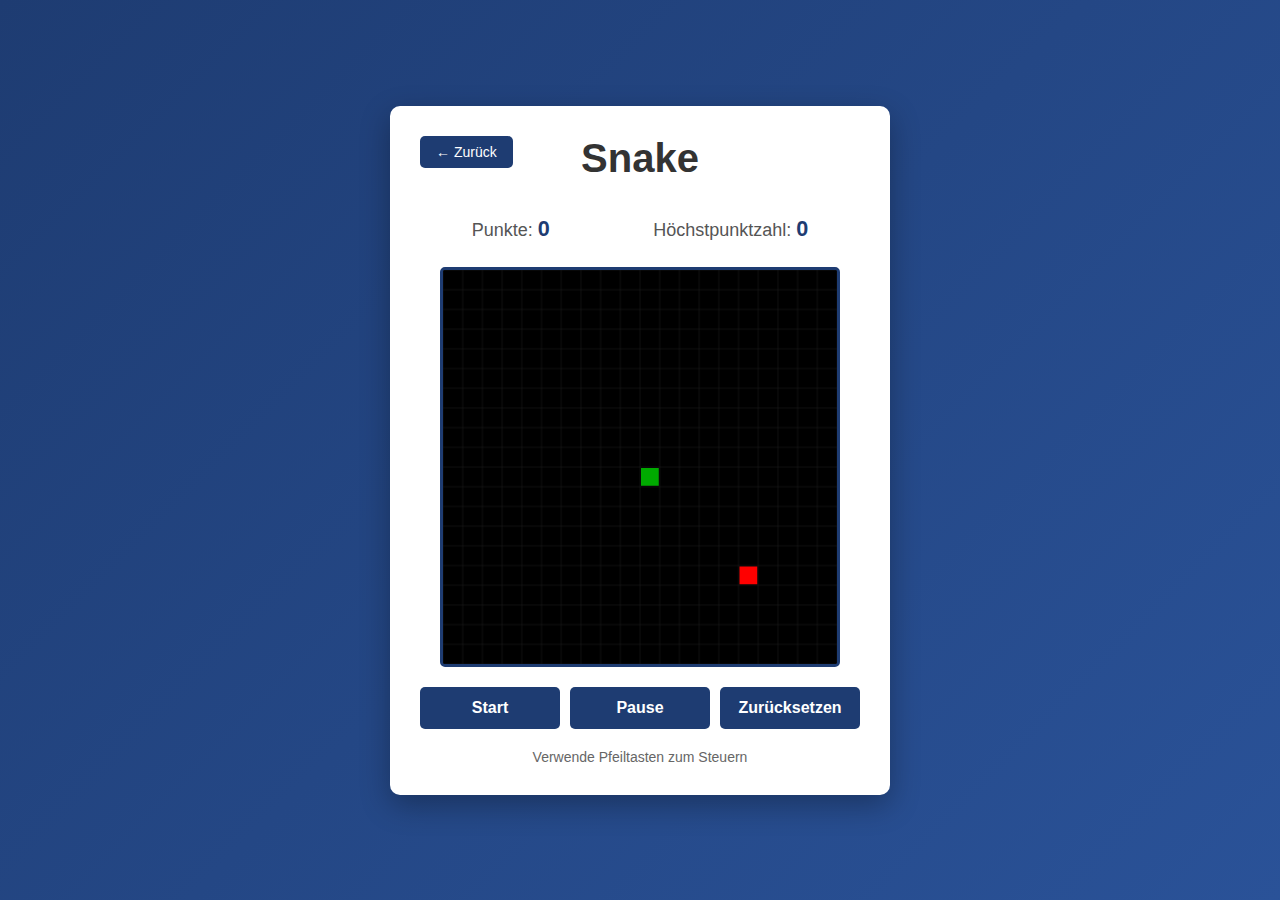
<file: Snake/index.html>
<!DOCTYPE html>
<html lang="de">
<head>
  <meta charset="UTF-8">
  <meta name="viewport" content="width=device-width, initial-scale=1.0">
  <title>Snake</title>
  <link rel="stylesheet" href="style.css">
</head>
<body>
  <div class="container">
    <header>
      <h1>Snake</h1>
      <a href="../home/index.html" class="back-btn">← Zurück</a>
    </header>

    <main>
      <div class="game-info">
        <div>
          <p>Punkte: <span id="score">0</span></p>
          <p>Höchstpunktzahl: <span id="high-score">0</span></p>
        </div>
      </div>

      <canvas id="game-canvas" width="400" height="400"></canvas>

      <div class="controls">
        <button id="start-btn" class="btn">Start</button>
        <button id="pause-btn" class="btn">Pause</button>
        <button id="reset-btn" class="btn">Zurücksetzen</button>
      </div>

      <p class="instructions">Verwende Pfeiltasten zum Steuern</p>
    </main>
  </div>

  <script src="script.js"></script>
</body>
</html>
</file>
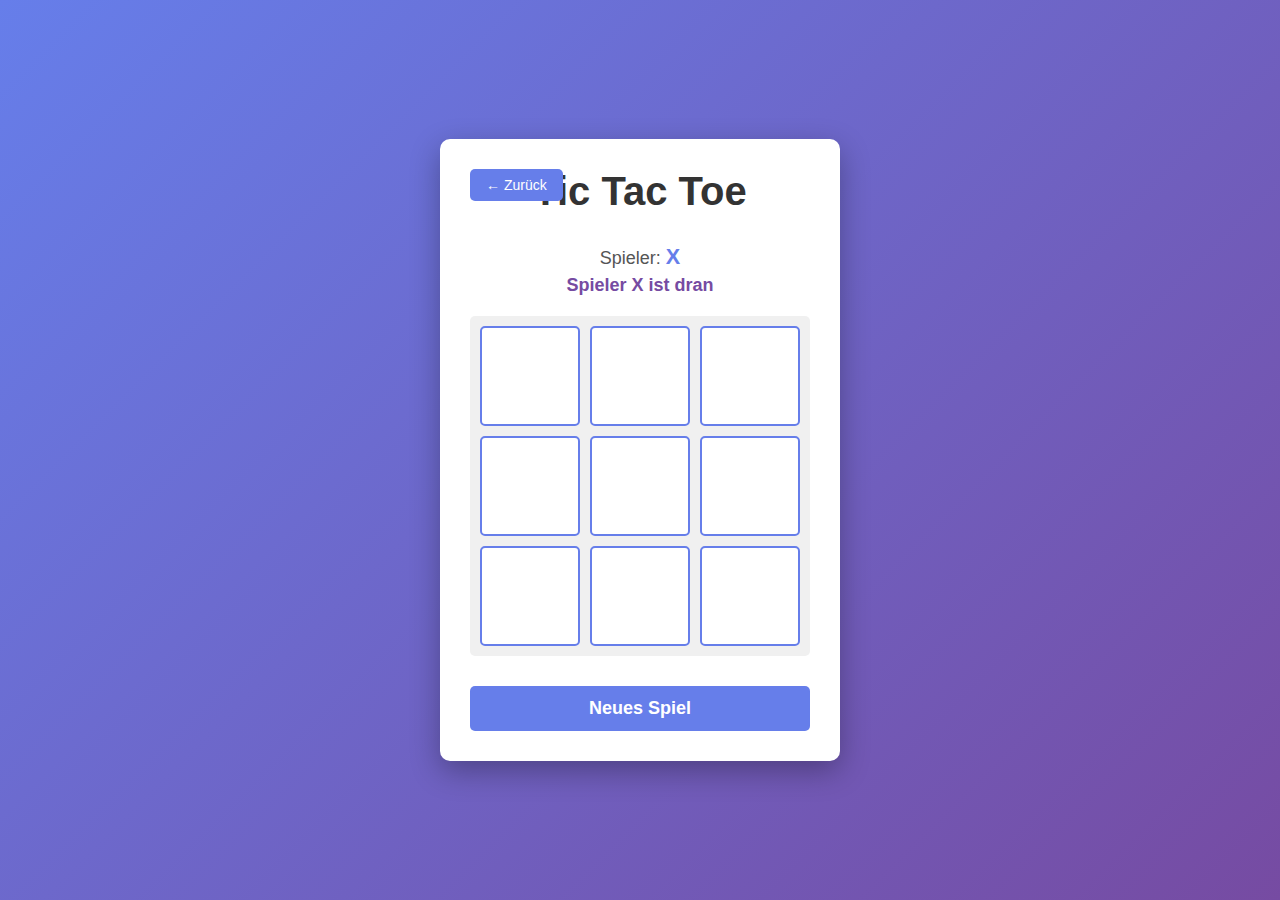
<file: TicTactoe/index.html>
<!DOCTYPE html>
<html lang="de">
<head>
  <meta charset="UTF-8">
  <meta name="viewport" content="width=device-width, initial-scale=1.0">
  <title>Tic Tac Toe</title>
  <link rel="stylesheet" href="style.css">
</head>
<body>
  <div class="container">
    <header>
      <h1>Tic Tac Toe</h1>
      <a href="../index.html" class="back-btn">← Zurück</a>
    </header>

    <main>
      <div class="game-info">
        <p>Spieler: <span id="current-player">X</span></p>
        <p id="status-message">Spieler X ist dran</p>
      </div>

      <div class="game-board" id="game-board">
        <div class="cell" data-index="0"></div>
        <div class="cell" data-index="1"></div>
        <div class="cell" data-index="2"></div>
        <div class="cell" data-index="3"></div>
        <div class="cell" data-index="4"></div>
        <div class="cell" data-index="5"></div>
        <div class="cell" data-index="6"></div>
        <div class="cell" data-index="7"></div>
        <div class="cell" data-index="8"></div>
      </div>

      <button id="reset-btn" class="reset-btn">Neues Spiel</button>
    </main>
  </div>

  <script src="script.js"></script>
</body>
</html>
</file>
<file: style.css>
:root{
  /* theme vars (light default) */
  --bg: #d9ecff;
  --panel: rgba(255,255,255,0.92);
  --panel2: rgba(255,255,255,0.80);
  --text: #14304a;
  --muted: rgba(20,48,74,0.70);
  --border: rgba(20,40,70,0.18);

  --blue: #2f79ff;
  --pink: #ff5f95;
  --mint: #22b8a8;

  --shadow: 0 14px 40px rgba(10, 30, 60, 0.14);
  --shadow2: 0 12px 34px rgba(10, 30, 60, 0.16);
}

body.dark{
  --bg: #0b1220;
  --panel: rgba(255,255,255,0.08);
  --panel2: rgba(255,255,255,0.06);
  --text: #eaf2ff;
  --muted: rgba(234,242,255,0.70);
  --border: rgba(234,242,255,0.16);

  --shadow: 0 18px 44px rgba(0,0,0,0.55);
  --shadow2: 0 16px 40px rgba(0,0,0,0.60);
}

*{ box-sizing:border-box; }
html,body{ height:100%; }
body{
  margin:0;
  font-family: system-ui, -apple-system, Segoe UI, Roboto, Arial, sans-serif;
  background: var(--bg);
  color: var(--text);

  /* mobile stability */
  min-height: 100dvh;
  overscroll-behavior: none;
}

/* ---------- NAVBAR ---------- */
.navbar{
  display:flex;
  justify-content:space-between;
  align-items:center;
  padding: 18px 6%;
}
.logo{
  font-size: 28px;
  font-weight: 900;
  user-select:none;
  cursor:pointer;
}

/* theme switch */
.theme-switch{
  display:flex;
  align-items:center;
  gap: 12px;
  font-size: 14px;
  font-weight: 800;
  color: var(--muted);
}
.switch{
  width: 52px;
  height: 28px;
  background: rgba(47,121,255,0.22);
  border-radius: 999px;
  position: relative;
  cursor: pointer;
  transition: background 0.25s ease;
  border: 2px solid rgba(20,48,74,0.14);
}
body.dark .switch{ border-color: rgba(234,242,255,0.18); }
.switch .knob{
  width: 22px;
  height: 22px;
  background: rgba(255,255,255,0.92);
  border-radius: 50%;
  position: absolute;
  top: 3px;
  left: 3px;
  transition: transform 0.25s ease;
  box-shadow: 0 8px 18px rgba(0,0,0,0.18);
}
.switch.active .knob{ transform: translateX(24px); }

/* ---------- SCREENS ---------- */
.screen{
  display:none;
  padding: 10px 6% 26px;
}
.screen.show{ display:block; }

/* ---------- HOME ---------- */
.hero{
  text-align:center;
  padding: 30px 0 18px;
}
.hero h1{
  font-size: clamp(34px, 4.8vw, 54px);
  margin: 0 0 10px;
}
.hero p{
  margin:0;
  font-size: 16px;
  color: var(--muted);
  font-weight: 800;
}
.games{
  display:grid;
  grid-template-columns: repeat(auto-fit, minmax(280px, 1fr));
  gap: 18px;
  padding: 18px 0 20px;
}
.game-card{
  text-decoration:none;
  color: inherit;

  padding: 22px;
  border-radius: 22px;
  cursor:pointer;
  background: var(--panel);
  border: 1px solid var(--border);
  box-shadow: var(--shadow);
  transition: transform .18s ease, box-shadow .18s ease, background .18s ease;
}
.game-card:hover{ transform: translateY(-6px); box-shadow: var(--shadow2); }
.game-card h2{ margin:0 0 8px; font-size: 22px; }
.game-card p{ margin:0; color: var(--muted); font-weight: 800; }
.link-card{ display:block; }

/* ---------- COMMON GAME LAYOUT ---------- */
.topbar{
  display:flex;
  align-items:center;
  gap: 12px;
  background: var(--panel);
  border: 1px solid var(--border);
  border-radius: 20px;
  padding: 12px;
  box-shadow: var(--shadow);
}
.topTitle{ flex:1; min-width:0; }
.topTitle h2{ margin:0; font-size: 20px; }
.topTitle p{ margin:4px 0 0; color: var(--muted); font-weight: 800; font-size: 13px; }

.appGrid{
  margin-top: 12px;
  display:grid;
  grid-template-columns: 420px 1fr;
  gap: 14px;
  align-items:start;
}
.panel, .boardArea{ min-width:0; }

.panelBox, .statusCard, .scoreCard, .helpCard{
  background: var(--panel);
  border: 1px solid var(--border);
  border-radius: 20px;
  box-shadow: var(--shadow);
  padding: 14px;
  margin-bottom: 12px;
}
.row2{
  display:grid;
  grid-template-columns: 1fr 1fr;
  gap: 10px;
}
.field{
  display:flex;
  flex-direction:column;
  gap: 6px;
}
label{
  font-size: 13px;
  color: var(--muted);
  font-weight: 900;
}
select{
  font-size: 16px; /* iOS: verhindert Auto-Zoom */
  padding: 12px 12px;
  border-radius: 14px;
  border: 2px solid rgba(20,48,74,0.18);
  background: rgba(255,255,255,0.86);
  color: #0b1220;
}
body.dark select{
  background: rgba(255,255,255,0.10);
  color: var(--text);
  border-color: rgba(234,242,255,0.18);
}

.actions{ display:grid; grid-template-columns: 1fr; gap: 10px; }

.btn{
  font-size: 16px; /* iOS: kein Zoom */
  font-weight: 1000;
  padding: 12px 14px;
  border-radius: 16px;
  border: 2px solid rgba(20,48,74,0.18);
  background: rgba(255,255,255,0.88);
  color: #0b1220;
  cursor:pointer;
  transition: transform .12s ease, background .15s ease, border-color .15s ease;
}
body.dark .btn{
  background: rgba(255,255,255,0.10);
  color: var(--text);
  border-color: rgba(234,242,255,0.18);
}
.btn:hover{ transform: translateY(-1px); }
.btn:active{ transform: translateY(1px); }

.btn.primary{
  background: rgba(47,121,255,0.18);
  border-color: rgba(47,121,255,0.45);
  color: var(--text);
}
.btn.ghost{
  background: rgba(34,184,168,0.14);
  border-color: rgba(34,184,168,0.40);
  color: var(--text);
}

.statusCard{
  display:flex;
  justify-content:space-between;
  align-items:center;
  gap: 10px;
  flex-wrap:wrap;
}
.statusLeft{
  display:flex;
  align-items:center;
  gap: 10px;
  font-weight: 1000;
}
.dot{
  width: 14px; height: 14px;
  border-radius: 999px;
  background: rgba(20,48,74,0.40);
  box-shadow: 0 0 0 6px rgba(20,48,74,0.10);
}
.dot.x{ background: var(--blue); box-shadow: 0 0 0 6px rgba(47,121,255,0.18); }
.dot.o{ background: var(--pink); box-shadow: 0 0 0 6px rgba(255,95,149,0.16); }
.dot.mint{ background: var(--mint); box-shadow: 0 0 0 6px rgba(34,184,168,0.16); }
.dot.pink{ background: var(--pink); box-shadow: 0 0 0 6px rgba(255,95,149,0.16); }

.meta{ color: var(--muted); font-weight: 900; font-size: 13px; }

.scoreCard .pills{
  display:flex;
  gap: 10px;
  flex-wrap:wrap;
}
.pill{
  padding: 9px 12px;
  border-radius: 999px;
  border: 2px solid rgba(20,48,74,0.12);
  background: rgba(255,255,255,0.75);
  font-weight: 1000;
}
body.dark .pill{
  background: rgba(255,255,255,0.08);
  border-color: rgba(234,242,255,0.16);
}

.scoreBig{
  padding: 10px 12px;
  border-radius: 14px;
  border: 2px solid rgba(20,48,74,0.16);
  background: rgba(255,255,255,0.75);
  display:flex;
  align-items:baseline;
  gap: 10px;
}
body.dark .scoreBig{
  background: rgba(255,255,255,0.08);
  border-color: rgba(234,242,255,0.16);
}
.scoreLabel{ color: var(--muted); font-weight: 900; font-size: 13px; }
.scoreNumber{ font-weight: 1200; font-size: 28px; line-height: 1; }

.helpCard{
  color: var(--muted);
  font-weight: 850;
  line-height: 1.5;
}

/* ---------- BOARD AREA ---------- */
.boardWrap{
  background: var(--panel);
  border: 1px solid var(--border);
  border-radius: 22px;
  box-shadow: var(--shadow);
  padding: 14px;
  min-height: 520px;
  display:flex;
}
.canvasShell{
  width: min(760px, 100%);
  aspect-ratio: 1 / 1;
  margin:auto;
  border-radius: 18px;
  background: rgba(233,245,255,0.92);
  border: 3px solid rgba(20,48,74,0.16);
  overflow:hidden;
  display:flex;
}
body.dark .canvasShell{
  background: rgba(255,255,255,0.06);
  border-color: rgba(234,242,255,0.14);
}
.canvasShell.big{
  width: min(980px, 100%);
  aspect-ratio: 16/10;
}
canvas{
  width:100%;
  height:100%;
  display:block;
  outline:none;
  touch-action:none; /* wichtig: kein Scroll im Canvas */
}

/* ---------- TTT BOARD ---------- */
.board{
  width: min(720px, 100%);
  margin:auto;
  display:grid;
  grid-template-columns: repeat(3,1fr);
  gap: 14px;
}
.cell{
  aspect-ratio: 1/1;
  border-radius: 18px;
  border: 3px solid rgba(20,48,74,0.18);
  background: rgba(255,255,255,0.80);
  font-size: clamp(56px, 8vw, 110px);
  font-weight: 1200;
  cursor:pointer;
  user-select:none;
  color: var(--text);
}
body.dark .cell{
  background: rgba(255,255,255,0.08);
  border-color: rgba(234,242,255,0.18);
}
.cell.x{ color: var(--blue); }
.cell.o{ color: var(--pink); }
.cell.win{
  box-shadow: 0 0 0 8px rgba(34,184,168,0.16);
  border-color: rgba(34,184,168,0.55);
}

/* ---------- Overlay / Modal ---------- */
.overlay{
  position: fixed;
  inset: 0;
  display:flex;
  align-items:center;
  justify-content:center;
  pointer-events:none;
  opacity:0;
  transform: translateY(10px);
  transition: opacity 200ms ease, transform 200ms ease;
  z-index: 50;
}
.overlay.show{
  opacity:1;
  transform: translateY(0);
}
.modal{
  pointer-events:none;
  background: rgba(255,255,255,0.92);
  border: 2px solid rgba(20,48,74,0.18);
  border-radius: 22px;
  padding: 18px 20px;
  box-shadow: var(--shadow2);
  text-align:center;
  min-width: 280px;
}
body.dark .modal{
  background: rgba(15,20,35,0.92);
  border-color: rgba(234,242,255,0.18);
}
.modalTitle{ margin:0; color: var(--muted); font-weight: 900; font-size: 13px; }
.modalBig{ margin: 10px 0 0; font-size: 40px; font-weight: 1200; }

/* ---------- Snake wall toggle ---------- */
.wallToggle{
  display:flex;
  align-items:center;
  justify-content:space-between;
  gap: 12px;
}
.wallToggle.on{
  border-color: rgba(34,184,168,0.55);
  background: rgba(34,184,168,0.14);
  color: var(--text);
}
.toggleLeft{ display:flex; flex-direction:column; gap:3px; text-align:left; }
.toggleTitle{ font-size: 15px; font-weight: 1200; color: var(--text); }
.toggleHint{ font-size: 13px; font-weight: 900; color: var(--muted); }
.miniSwitch{
  width: 54px;
  height: 30px;
  border-radius: 999px;
  border: 2px solid rgba(20,48,74,0.18);
  background: rgba(20,48,74,0.06);
  position: relative;
}
body.dark .miniSwitch{ border-color: rgba(234,242,255,0.18); background: rgba(255,255,255,0.06); }
.miniKnob{
  position:absolute;
  top:50%;
  left: 4px;
  width: 22px;
  height: 22px;
  border-radius: 999px;
  transform: translateY(-50%);
  background: rgba(255,255,255,0.92);
  transition: left 160ms ease;
}
.wallToggle.on .miniKnob{ left: 26px; }

/* ---------- MiniGolf section ---------- */
.miniHud{
  margin-top: 12px;
  display:flex;
  gap: 10px;
  flex-wrap:wrap;
  align-items:center;
  background: var(--panel);
  border: 1px solid var(--border);
  border-radius: 20px;
  padding: 12px;
  box-shadow: var(--shadow);
}
.miniStage{
  margin-top: 12px;
}
.toast{
  position: fixed;
  left: 50%;
  bottom: 18px;
  transform: translateX(-50%);
  padding: 12px 16px;
  border-radius: 999px;
  border: 2px solid rgba(20,48,74,0.16);
  background: rgba(255,255,255,0.92);
  box-shadow: var(--shadow2);
  font-weight: 1000;
  opacity: 0;
  pointer-events: none;
  transition: opacity 180ms ease, transform 180ms ease;
}
body.dark .toast{
  background: rgba(15,20,35,0.92);
  border-color: rgba(234,242,255,0.18);
}
.toast.show{
  opacity: 1;
  transform: translateX(-50%) translateY(-6px);
}

/* ---------- Mobile D-Pad (nur Mobile) ---------- */
.dpad{
  position: fixed;
  left: 50%;
  bottom: 14px;
  transform: translateX(-50%);
  width: min(420px, 92vw);
  display:none; /* default off */
  grid-template-columns: 1fr 1fr 1fr;
  grid-template-rows: auto auto auto;
  gap: 10px;
  z-index: 40;
  padding: 10px;
  border-radius: 18px;
  background: rgba(255,255,255,0.70);
  border: 1px solid rgba(20,48,74,0.16);
  backdrop-filter: blur(8px);
}
body.dark .dpad{
  background: rgba(15,20,35,0.70);
  border-color: rgba(234,242,255,0.14);
}
.dbtn{
  font-size: 18px;
  font-weight: 1200;
  padding: 14px 0;
  border-radius: 16px;
  border: 2px solid rgba(20,48,74,0.16);
  background: rgba(255,255,255,0.92);
  color: #0b1220;
}
body.dark .dbtn{
  background: rgba(255,255,255,0.10);
  color: var(--text);
  border-color: rgba(234,242,255,0.18);
}
.dbtn:active{ transform: translateY(1px); }

.dbtn.up{ grid-column: 2; grid-row: 1; }
.dbtn.left{ grid-column: 1; grid-row: 2; }
.dbtn.mid{ grid-column: 2; grid-row: 2; }
.dbtn.right{ grid-column: 3; grid-row: 2; }
.dbtn.down{ grid-column: 2; grid-row: 3; }

/* show dpad only on mobile/coarse pointers */
@media (pointer: coarse), (max-width: 800px){
  #screen-snake.show .dpad{ display:grid; }
  /* extra space, damit D-Pad nichts überdeckt */
  #screen-snake.show{ padding-bottom: 160px; }
}

/* ---------- Responsive ---------- */
@media (max-width: 980px){
  .appGrid{ grid-template-columns: 1fr; }
  .row2{ grid-template-columns: 1fr; }
  .boardWrap{ min-height: 440px; }
}
</file>
<file: 4Gewinnt/style.css>
* {
  margin: 0;
  padding: 0;
  box-sizing: border-box;
}

body {
  font-family: 'Arial', sans-serif;
  background: linear-gradient(135deg, #2d3436 0%, #636e72 100%);
  min-height: 100vh;
  display: flex;
  justify-content: center;
  align-items: center;
  padding: 20px;
}

.container {
  background: white;
  border-radius: 10px;
  padding: 30px;
  box-shadow: 0 10px 30px rgba(0, 0, 0, 0.3);
  max-width: 750px;
  width: 100%;
}

header {
  text-align: center;
  margin-bottom: 30px;
  position: relative;
}

h1 {
  color: #333;
  margin-bottom: 15px;
  font-size: 2.5em;
}

.back-btn {
  position: absolute;
  top: 0;
  left: 0;
  background: #2d3436;
  color: white;
  padding: 8px 16px;
  border: none;
  border-radius: 5px;
  cursor: pointer;
  text-decoration: none;
  transition: background 0.3s;
  font-size: 14px;
}

.back-btn:hover {
  background: #636e72;
}

.game-info {
  text-align: center;
  margin-bottom: 20px;
}

.game-info div {
  display: flex;
  justify-content: space-around;
}

.game-info p {
  font-size: 18px;
  color: #555;
  margin: 5px 0;
}

#current-player {
  font-weight: bold;
  color: #d63031;
  font-size: 1.2em;
}

#game-canvas {
  display: block;
  border: 3px solid #2d3436;
  background: #0984e3;
  margin: 0 auto 20px;
  border-radius: 5px;
  width: 100%;
  max-width: 700px;
  height: auto;
  cursor: pointer;
}

.controls {
  display: flex;
  gap: 10px;
  margin-bottom: 20px;
}

.btn {
  flex: 1;
  padding: 12px;
  background: #2d3436;
  color: white;
  border: none;
  border-radius: 5px;
  font-size: 16px;
  font-weight: bold;
  cursor: pointer;
  transition: background 0.3s;
}

.btn:hover {
  background: #636e72;
}

.instructions {
  text-align: center;
  color: #666;
  font-size: 14px;
}
</file>
<file: home/style.css>
:root{
  --bg: #d9ecff;
  --panel: rgba(255,255,255,0.92);
  --panel2: rgba(255,255,255,0.80);
  --text: #14304a;
  --muted: rgba(20,48,74,0.70);
  --border: rgba(20,40,70,0.18);

  --blue: #2f79ff;
  --pink: #ff5f95;
  --mint: #22b8a8;

  --shadow: 0 14px 40px rgba(10, 30, 60, 0.14);
  --shadow2: 0 12px 34px rgba(10, 30, 60, 0.16);
}

body.dark{
  --bg: #0b1220;
  --panel: rgba(255,255,255,0.08);
  --panel2: rgba(255,255,255,0.06);
  --text: #eaf2ff;
  --muted: rgba(234,242,255,0.70);
  --border: rgba(234,242,255,0.16);

  --shadow: 0 18px 44px rgba(0,0,0,0.55);
  --shadow2: 0 16px 40px rgba(0,0,0,0.60);
}

*{ box-sizing:border-box; }
html,body{ height:100%; }
body{
  margin:0;
  font-family: system-ui, -apple-system, Segoe UI, Roboto, Arial, sans-serif;
  background: var(--bg);
  color: var(--text);
  min-height: 100dvh;
  overscroll-behavior: none;
}

/* NAVBAR */
.navbar{
  display:flex;
  justify-content:space-between;
  align-items:center;
  padding: 18px 6%;
}
.logo{
  font-size: 28px;
  font-weight: 900;
  user-select:none;
  cursor:pointer;
}

.theme-switch{
  display:flex;
  align-items:center;
  gap:12px;
  font-size:12px;
}
.theme-switch span{
  opacity:0.6;
}
.switch{
  position:relative;
  width:44px;
  height:24px;
  background:var(--panel);
  border:1px solid var(--border);
  border-radius:12px;
  cursor:pointer;
  transition:all 0.3s;
  display:flex;
  align-items:center;
  padding:2px;
}
.switch.active{
  background:var(--blue);
  border-color:var(--blue);
}
.knob{
  width:20px;
  height:20px;
  background:white;
  border-radius:10px;
  transition:left 0.3s;
  position:absolute;
  left:2px;
}
.switch.active .knob{
  left:22px;
}

/* HERO */
.hero{
  text-align:center;
  padding:60px 20px;
}
.hero h1{
  font-size:3.5em;
  margin:0 0 10px 0;
  background:linear-gradient(135deg, var(--blue), var(--pink));
  -webkit-background-clip:text;
  -webkit-text-fill-color:transparent;
  background-clip:text;
}
.hero p{
  font-size:1.1em;
  color:var(--muted);
  margin:0;
}

/* GAMES GRID */
.games{
  display:grid;
  grid-template-columns:repeat(auto-fit, minmax(240px, 1fr));
  gap:20px;
  padding:20px 6%;
  max-width:1200px;
  margin:0 auto;
}

.game-card{
  background:var(--panel);
  border:1px solid var(--border);
  border-radius:12px;
  padding:24px;
  cursor:pointer;
  transition:all 0.3s;
  text-decoration:none;
  color:inherit;
  display:flex;
  flex-direction:column;
  gap:12px;
  backdrop-filter:blur(10px);
}
.game-card:hover{
  transform:translateY(-8px);
  box-shadow:var(--shadow);
  background:var(--panel2);
}
.game-card h2{
  margin:0;
  font-size:1.3em;
  color:var(--text);
}
.game-card p{
  margin:0;
  font-size:0.9em;
  color:var(--muted);
  flex-grow:1;
}

.link-card{
  background:linear-gradient(135deg, var(--blue), var(--pink));
  border:none;
}
.link-card:hover{
  box-shadow:0 20px 50px rgba(47, 121, 255, 0.3);
}
.link-card h2,
.link-card p{
  color:white;
}

@media(max-width:600px){
  .hero h1{ font-size:2.5em; }
  .games{ grid-template-columns:1fr; }
  .navbar{ padding:16px 4%; }
}
</file>
<file: Memory/style.css>
* {
  margin: 0;
  padding: 0;
  box-sizing: border-box;
}

body {
  font-family: 'Arial', sans-serif;
  background: linear-gradient(135deg, #f093fb 0%, #f5576c 100%);
  min-height: 100vh;
  display: flex;
  justify-content: center;
  align-items: center;
  padding: 20px;
}

.container {
  background: white;
  border-radius: 10px;
  padding: 30px;
  box-shadow: 0 10px 30px rgba(0, 0, 0, 0.3);
  max-width: 500px;
  width: 100%;
}

header {
  text-align: center;
  margin-bottom: 30px;
  position: relative;
}

h1 {
  color: #333;
  margin-bottom: 15px;
  font-size: 2.5em;
}

.back-btn {
  position: absolute;
  top: 0;
  left: 0;
  background: #f5576c;
  color: white;
  padding: 8px 16px;
  border: none;
  border-radius: 5px;
  cursor: pointer;
  text-decoration: none;
  transition: background 0.3s;
  font-size: 14px;
}

.back-btn:hover {
  background: #f093fb;
}

.game-info {
  text-align: center;
  margin-bottom: 20px;
}

.game-info div {
  display: flex;
  justify-content: space-around;
}

.game-info p {
  font-size: 18px;
  color: #555;
  margin: 5px 0;
}

#moves, #pairs {
  font-weight: bold;
  color: #f5576c;
  font-size: 1.2em;
}

.game-board {
  display: grid;
  grid-template-columns: repeat(4, 1fr);
  gap: 10px;
  margin-bottom: 30px;
  padding: 20px;
  background: #f9f9f9;
  border-radius: 5px;
}

.card {
  aspect-ratio: 1;
  background: linear-gradient(135deg, #f5576c, #f093fb);
  border: none;
  border-radius: 5px;
  cursor: pointer;
  font-size: 2.5em;
  display: flex;
  justify-content: center;
  align-items: center;
  transition: all 0.3s;
  user-select: none;
  font-weight: bold;
  color: white;
}

.card:hover {
  transform: translateY(-5px);
  box-shadow: 0 5px 15px rgba(245, 87, 108, 0.4);
}

.card.flipped {
  background: white;
  color: #333;
  box-shadow: 0 5px 15px rgba(245, 87, 108, 0.2);
}

.card.matched {
  background: #4ade80;
  color: white;
  cursor: default;
  pointer-events: none;
}

.card.matched:hover {
  transform: none;
}

.reset-btn {
  width: 100%;
  padding: 12px;
  background: #f5576c;
  color: white;
  border: none;
  border-radius: 5px;
  font-size: 18px;
  font-weight: bold;
  cursor: pointer;
  transition: background 0.3s;
}

.reset-btn:hover {
  background: #f093fb;
}
</file>
<file: Snake/style.css>
* {
  margin: 0;
  padding: 0;
  box-sizing: border-box;
}

body {
  font-family: 'Arial', sans-serif;
  background: linear-gradient(135deg, #1e3c72 0%, #2a5298 100%);
  min-height: 100vh;
  display: flex;
  justify-content: center;
  align-items: center;
  padding: 20px;
}

.container {
  background: white;
  border-radius: 10px;
  padding: 30px;
  box-shadow: 0 10px 30px rgba(0, 0, 0, 0.3);
  max-width: 500px;
  width: 100%;
}

header {
  text-align: center;
  margin-bottom: 30px;
  position: relative;
}

h1 {
  color: #333;
  margin-bottom: 15px;
  font-size: 2.5em;
}

.back-btn {
  position: absolute;
  top: 0;
  left: 0;
  background: #1e3c72;
  color: white;
  padding: 8px 16px;
  border: none;
  border-radius: 5px;
  cursor: pointer;
  text-decoration: none;
  transition: background 0.3s;
  font-size: 14px;
}

.back-btn:hover {
  background: #2a5298;
}

.game-info {
  text-align: center;
  margin-bottom: 20px;
}

.game-info div {
  display: flex;
  justify-content: space-around;
}

.game-info p {
  font-size: 18px;
  color: #555;
  margin: 5px 0;
}

#score, #high-score {
  font-weight: bold;
  color: #1e3c72;
  font-size: 1.2em;
}

#game-canvas {
  display: block;
  border: 3px solid #1e3c72;
  background: #000;
  margin: 0 auto 20px;
  border-radius: 5px;
  width: 100%;
  max-width: 400px;
  height: auto;
}

.controls {
  display: flex;
  gap: 10px;
  margin-bottom: 20px;
}

.btn {
  flex: 1;
  padding: 12px;
  background: #1e3c72;
  color: white;
  border: none;
  border-radius: 5px;
  font-size: 16px;
  font-weight: bold;
  cursor: pointer;
  transition: background 0.3s;
}

.btn:hover {
  background: #2a5298;
}

.instructions {
  text-align: center;
  color: #666;
  font-size: 14px;
}
</file>
<file: TicTactoe/style.css>
* {
  margin: 0;
  padding: 0;
  box-sizing: border-box;
}

body {
  font-family: 'Arial', sans-serif;
  background: linear-gradient(135deg, #667eea 0%, #764ba2 100%);
  min-height: 100vh;
  display: flex;
  justify-content: center;
  align-items: center;
  padding: 20px;
}

.container {
  background: white;
  border-radius: 10px;
  padding: 30px;
  box-shadow: 0 10px 30px rgba(0, 0, 0, 0.3);
  max-width: 400px;
  width: 100%;
}

header {
  text-align: center;
  margin-bottom: 30px;
  position: relative;
}

h1 {
  color: #333;
  margin-bottom: 15px;
  font-size: 2.5em;
}

.back-btn {
  position: absolute;
  top: 0;
  left: 0;
  background: #667eea;
  color: white;
  padding: 8px 16px;
  border: none;
  border-radius: 5px;
  cursor: pointer;
  text-decoration: none;
  transition: background 0.3s;
  font-size: 14px;
}

.back-btn:hover {
  background: #764ba2;
}

.game-info {
  text-align: center;
  margin-bottom: 20px;
}

.game-info p {
  font-size: 18px;
  color: #555;
  margin: 5px 0;
}

#current-player {
  font-weight: bold;
  color: #667eea;
  font-size: 1.2em;
}

.game-board {
  display: grid;
  grid-template-columns: repeat(3, 1fr);
  gap: 10px;
  margin-bottom: 30px;
  background: #f0f0f0;
  padding: 10px;
  border-radius: 5px;
}

.cell {
  width: 100%;
  aspect-ratio: 1;
  background: white;
  border: 2px solid #667eea;
  border-radius: 5px;
  cursor: pointer;
  font-size: 2.5em;
  font-weight: bold;
  display: flex;
  justify-content: center;
  align-items: center;
  transition: all 0.3s;
  color: #667eea;
}

.cell:hover {
  background: #f9f9f9;
  transform: scale(0.95);
}

.cell.x {
  color: #667eea;
}

.cell.o {
  color: #764ba2;
}

.cell.disabled {
  cursor: not-allowed;
}

.reset-btn {
  width: 100%;
  padding: 12px;
  background: #667eea;
  color: white;
  border: none;
  border-radius: 5px;
  font-size: 18px;
  font-weight: bold;
  cursor: pointer;
  transition: background 0.3s;
}

.reset-btn:hover {
  background: #764ba2;
}

#status-message {
  font-weight: bold;
  color: #764ba2;
}
</file>
